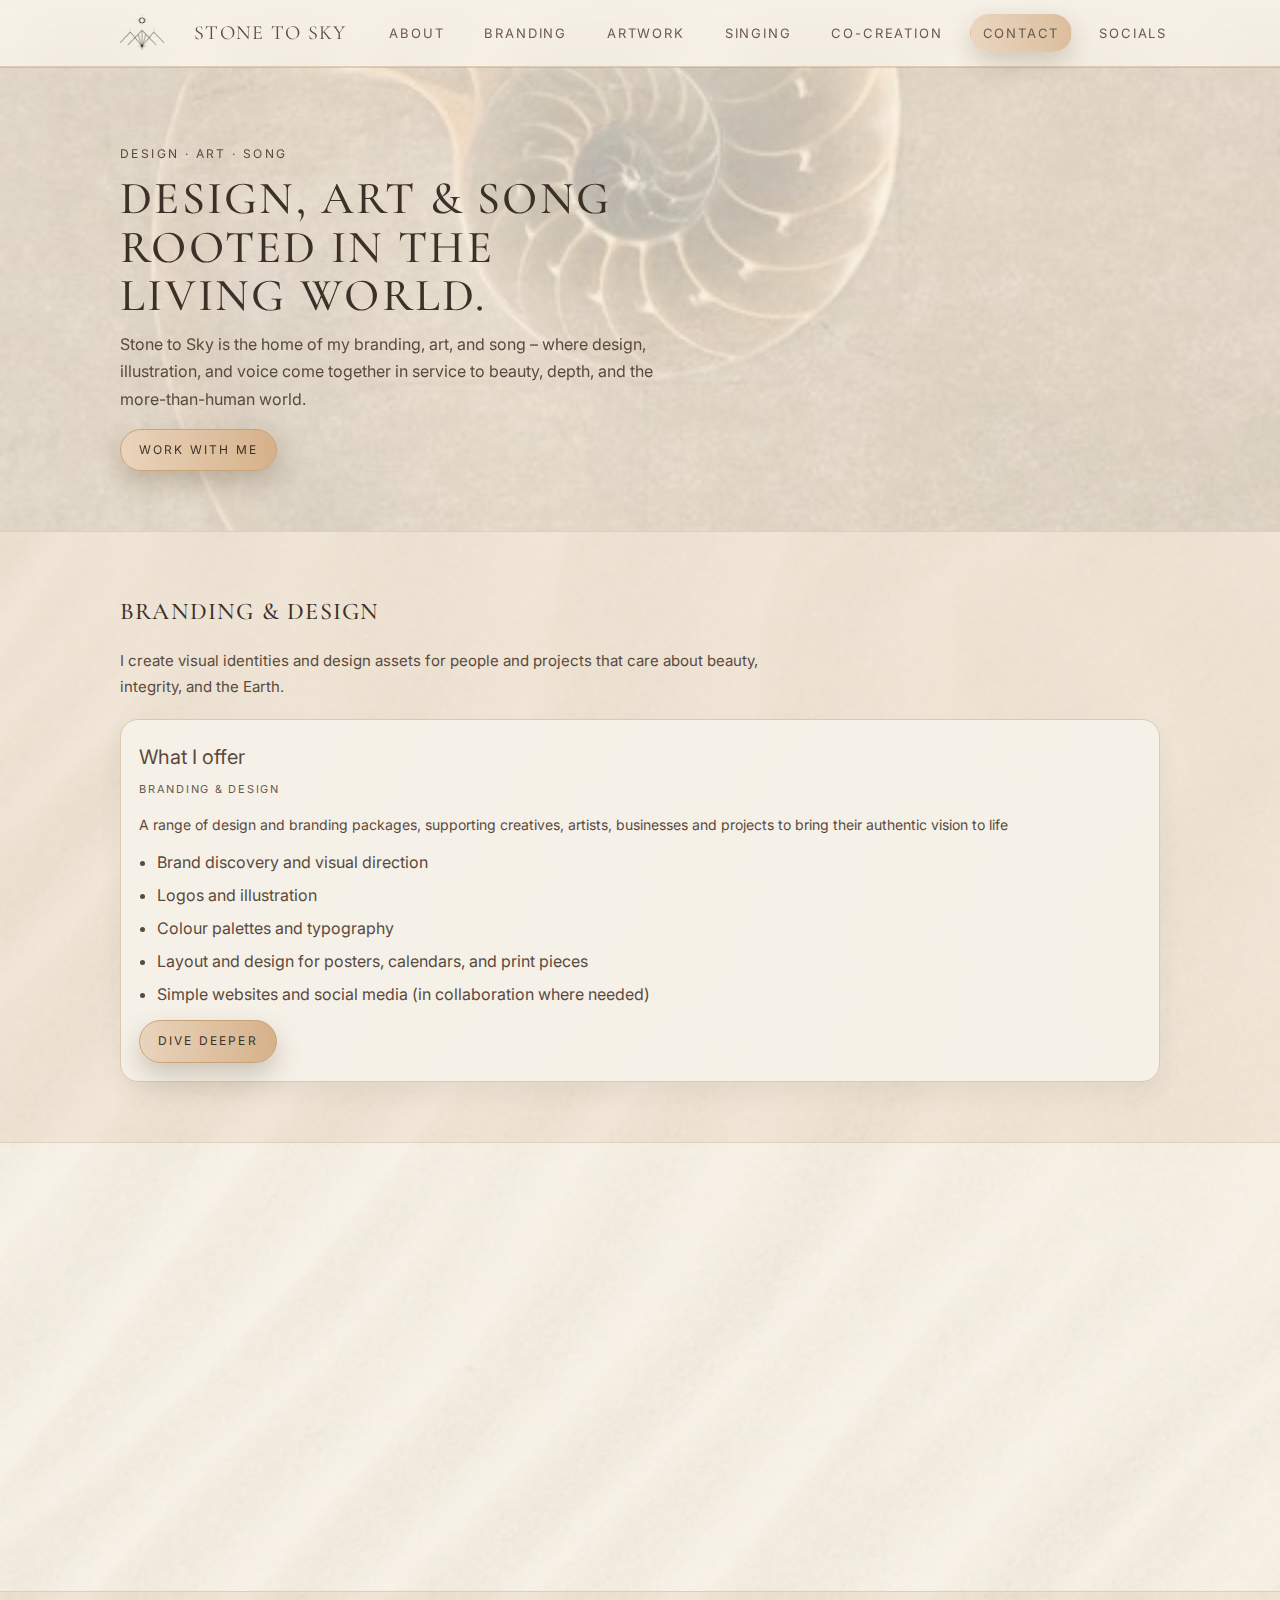
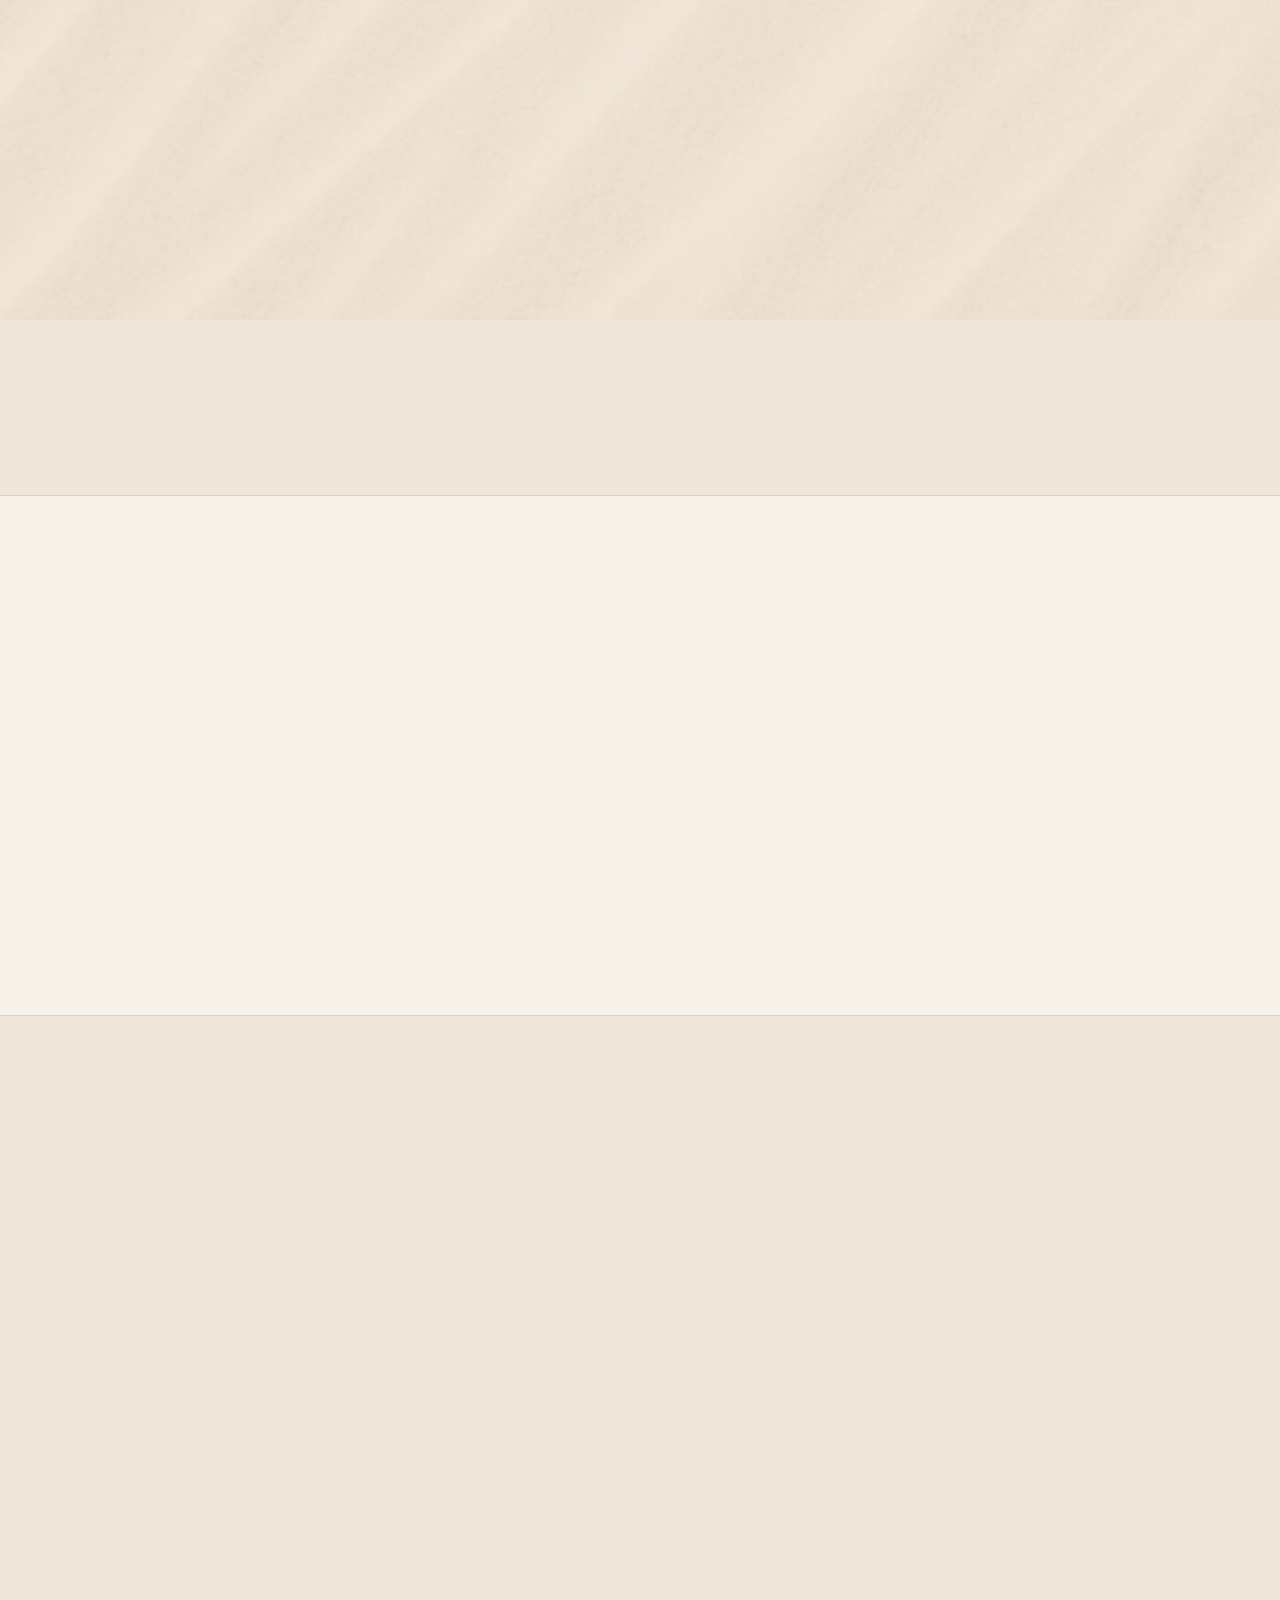
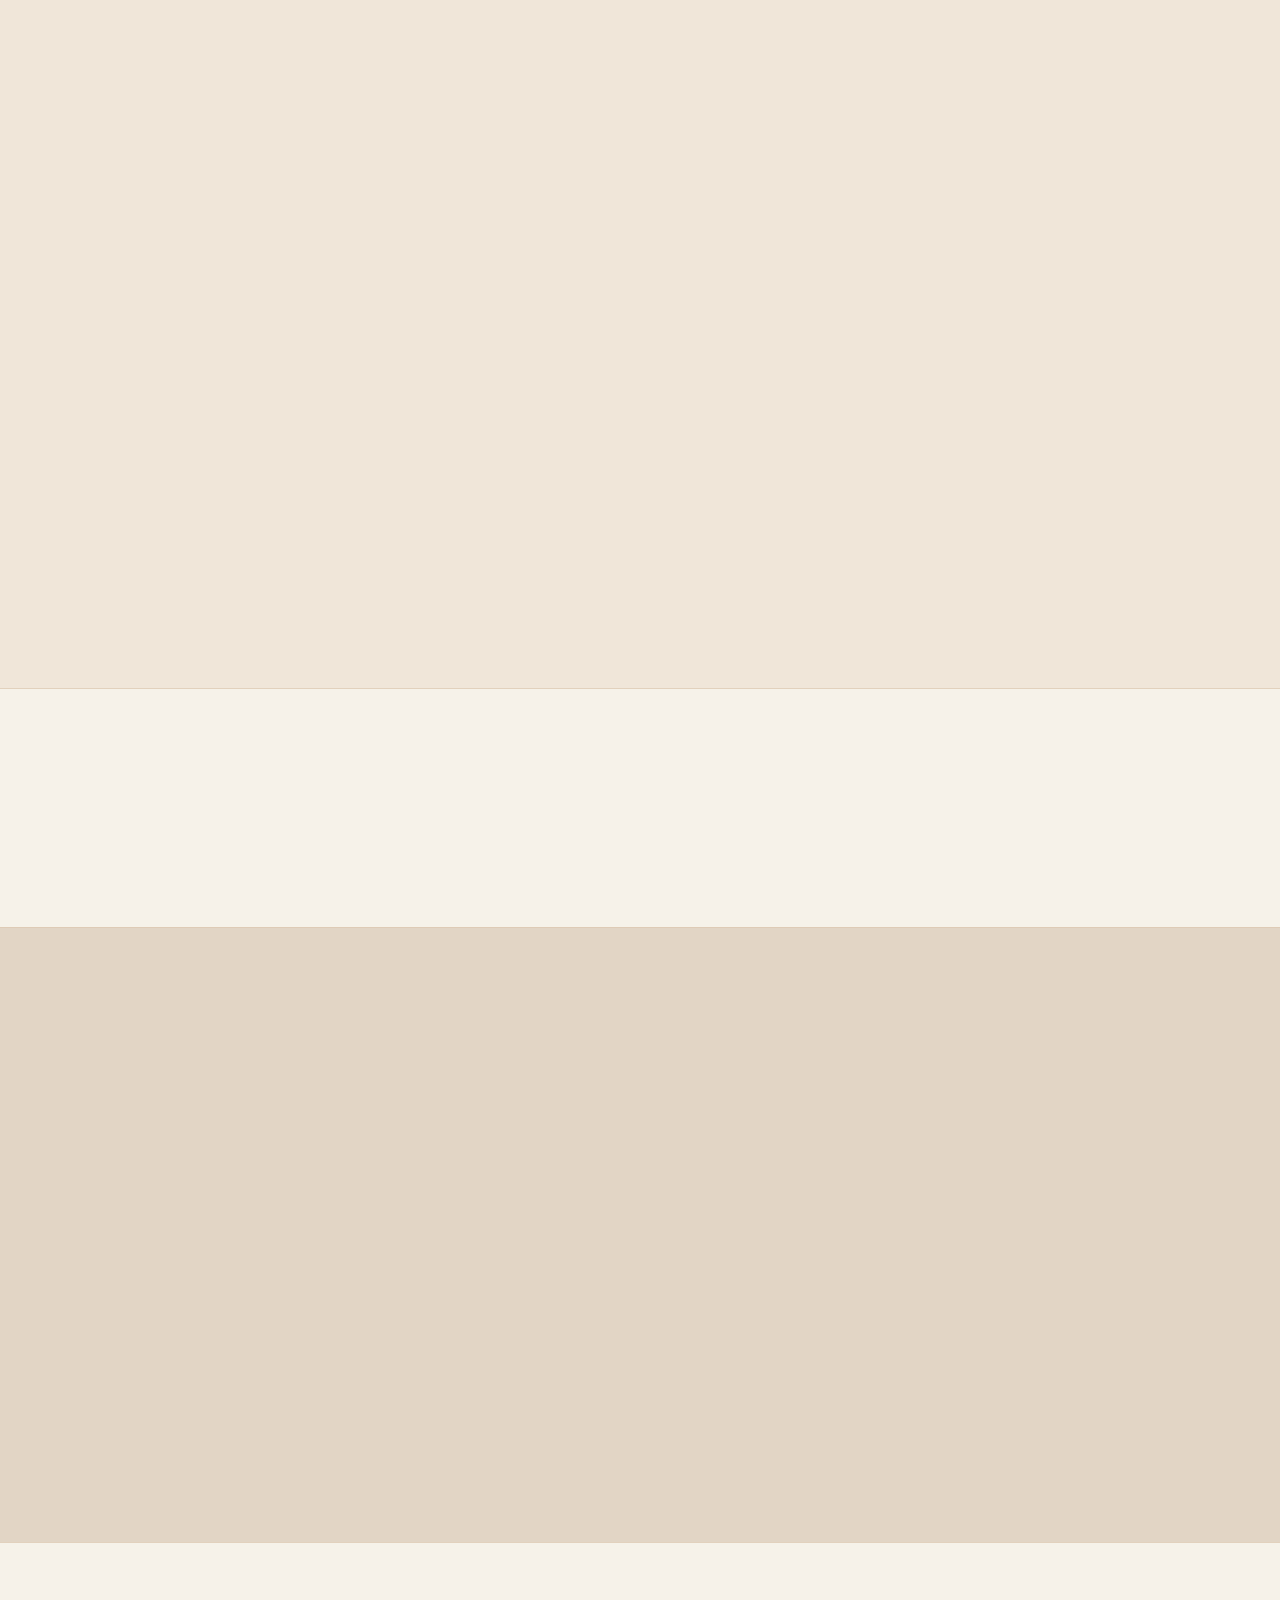
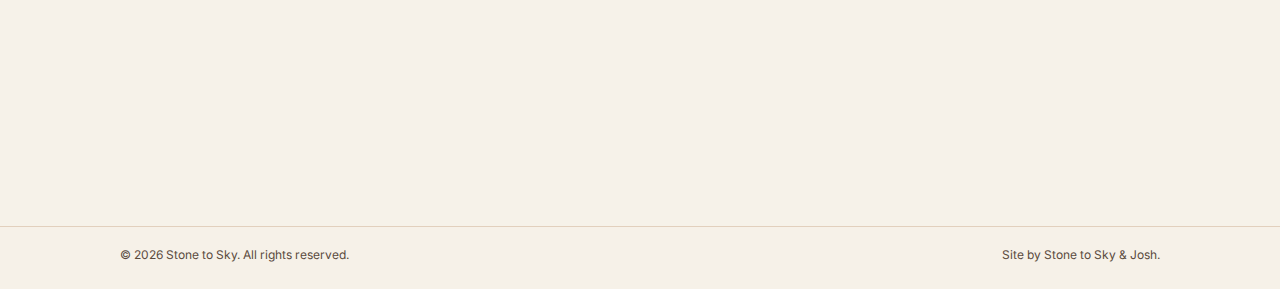
<file: index.html>
<!DOCTYPE html>
<html lang="en-NZ">
<head>
  <meta charset="UTF-8" />
  <title>Stone to Sky – Branding, Artwork & Song | Ōtautahi, Aotearoa</title>

  <!-- Basic SEO -->
  <meta name="viewport" content="width=device-width, initial-scale=1" />
  <meta name="description" content="Stone to Sky is my multi-hyphenate studio for branding, artwork, and song – design, illustration, and facilitation for Aotearoa New Zealand, online nationwide and in person in Auckland, Wellington, Christchurch, Hamilton, Tauranga, and Dunedin." />
  <meta name="keywords" content="Stone to Sky, Brooke Hayley, branding, brand design, illustration, artwork, singer, workshop facilitator, Ōtautahi, Christchurch, Aotearoa, New Zealand, Auckland, Wellington, Hamilton, Tauranga, Dunedin, herbalist branding, retreat branding, soul-led business" />
  <meta name="author" content="Stone to Sky" />
  <meta name="robots" content="index,follow" />
  <link rel="canonical" href="https://stonetosky.nz/" />
  <meta name="google-site-verification" content="WJ7XYfxB7nTGX1GdmfcPOjYn9J0x9iILkaMWA-jognM" />
  <meta name="msvalidate.01" content="E7003005CFADABFC8C5334FED1FFD37D" />

  <!-- Open Graph (Facebook, LinkedIn, etc.) -->
  <meta property="og:type" content="website" />
  <meta property="og:title" content="Stone to Sky – Branding, Artwork & Song" />
  <meta property="og:description" content="Branding, artwork, and song rooted in the living world. Stone to Sky supports soul-led projects, herbalists, artists, healers, retreats and community spaces." />
  <meta property="og:url" content="https://stonetosky.nz/" />
  <meta property="og:site_name" content="Stone to Sky" />
  <meta property="og:image" content="https://stonetosky.nz/assets/images/og-image.jpg" />
  <meta property="og:image:secure_url" content="https://stonetosky.nz/assets/images/og-image.jpg" />
  <meta property="og:image:alt" content="Stone to Sky logo mark with mountain and stars" />
  <meta property="og:image:type" content="image/jpeg" />

  <!-- Twitter / X card -->
  <meta name="twitter:card" content="summary_large_image" />
  <meta name="twitter:title" content="Stone to Sky – Branding, Artwork & Song" />
  <meta name="twitter:description" content="Design, art & song rooted in the living world. Branding and illustration for soul-led projects and Earth-based work." />
  <meta name="twitter:image" content="https://stonetosky.nz/assets/images/og-image.jpg" />

  <!-- Icons -->
  <link rel="icon" type="image/png" href="/assets/images/favicon-512.png" />
  <link rel="apple-touch-icon" href="/assets/images/favicon-512.png" />

  <!-- Structured data for search / AI (JSON-LD) -->
  <script type="application/ld+json">
  {
    "@context": "https://schema.org",
    "@graph": [
      {
        "@type": "Person",
        "@id": "https://stonetosky.nz/#brooke",
        "name": "Brooke Hayley",
        "url": "https://stonetosky.nz/",
        "image": "https://stonetosky.nz/assets/images/og-image.jpg",
        "description": "I’m a designer, artist, singer, and facilitator offering branding, artwork, workshops, and ceremonial song across Aotearoa New Zealand — online nationwide and in person in major centres.",
        "email": "brooke@stonetosky.nz",
        "sameAs": [
          "https://www.instagram.com/stone.to.sky",
          "https://www.facebook.com/stonetoskycreations/"
        ],
        "address": {
          "@type": "PostalAddress",
          "addressLocality": "Ōtautahi / Christchurch",
          "addressRegion": "Canterbury",
          "addressCountry": "NZ"
        },
        "areaServed": [
          {"@type": "Country", "name": "New Zealand"},
          {"@type": "City", "name": "Auckland"},
          {"@type": "City", "name": "Wellington"},
          {"@type": "City", "name": "Ōtautahi / Christchurch"},
          {"@type": "City", "name": "Hamilton"},
          {"@type": "City", "name": "Tauranga"},
          {"@type": "City", "name": "Dunedin"},
          {"@type": "City", "name": "Queenstown"},
          {"@type": "City", "name": "Nelson"},
          {"@type": "City", "name": "New Plymouth"},
          {"@type": "City", "name": "Palmerston North"},
          {"@type": "City", "name": "Rotorua"},
          {"@type": "City", "name": "Whangārei"}
        ],
        "hasOccupation": [
          {"@type": "Occupation", "name": "Brand Designer", "description": "Branding, web and logo design for soulful businesses."},
          {"@type": "Occupation", "name": "Artist & Illustrator", "description": "Artwork, calendars, and Earth-based illustrations."},
          {"@type": "Occupation", "name": "Singer & Facilitator", "description": "Workshops, ceremonies, and group voice work."},
          {"@type": "Occupation", "name": "Creative Collaborator", "description": "Co-creative projects blending design, art, and song."}
        ],
        "hasOfferCatalog": {
          "@type": "OfferCatalog",
          "name": "Stone to Sky Services",
          "itemListElement": [
            {"@type": "Offer", "itemOffered": {"@type": "Service", "name": "Branding & Web Design", "url": "https://stonetosky.nz/branding.html"}},
            {"@type": "Offer", "itemOffered": {"@type": "Service", "name": "Artwork & Illustration", "url": "https://stonetosky.nz/artwork.html"}},
            {"@type": "Offer", "itemOffered": {"@type": "Service", "name": "Singing & Facilitation", "url": "https://stonetosky.nz/singing.html"}},
            {"@type": "Offer", "itemOffered": {"@type": "Service", "name": "Co-creative Projects", "url": "https://stonetosky.nz/#cocreate"}}
          ]
        }
      },
      {
        "@type": "ProfessionalService",
        "name": "Stone to Sky Creative Studio",
        "url": "https://stonetosky.nz/",
        "description": "I offer branding, illustration, singing, facilitation, and Earth-based creative direction from Ōtautahi / Christchurch, serving Aotearoa New Zealand online and in person in key cities.",
        "areaServed": [
          {"@type": "Country", "name": "New Zealand"},
          {"@type": "City", "name": "Auckland"},
          {"@type": "City", "name": "Wellington"},
          {"@type": "City", "name": "Ōtautahi / Christchurch"},
          {"@type": "City", "name": "Hamilton"},
          {"@type": "City", "name": "Tauranga"},
          {"@type": "City", "name": "Dunedin"},
          {"@type": "City", "name": "Queenstown"},
          {"@type": "City", "name": "Nelson"},
          {"@type": "City", "name": "New Plymouth"},
          {"@type": "City", "name": "Palmerston North"},
          {"@type": "City", "name": "Rotorua"},
          {"@type": "City", "name": "Whangārei"}
        ],
        "serviceType": [
          "Branding and visual identity design",
          "Illustration and artwork",
          "Singing and ceremonial facilitation",
          "Co-creative Earth-based projects"
        ],
        "provider": {"@id": "https://stonetosky.nz/#brooke"},
        "sameAs": [
          "https://www.instagram.com/stone.to.sky",
          "https://www.facebook.com/stonetoskycreations/"
        ]
      }
    ]
  }
  </script>

  <!-- Google Fonts -->
  <link rel="preconnect" href="https://fonts.googleapis.com" />
  <link rel="preconnect" href="https://fonts.gstatic.com" crossorigin />
  <link href="https://fonts.googleapis.com/css2?family=Cormorant+Garamond:wght@400;500;600&family=Inter:wght@300;400;500;600&display=swap" rel="stylesheet" />

  <style>
    :root {
      --bg: #f6f1e8;
      --bg-alt: #efe4d6;
      --bg-deep: #e0d2c1;
      --ink: #3c3128;
      --ink-soft: #5a4a3d;
      --accent: #c8a37a;
      --accent-strong: #a1794f;
      --line: #ddc8b1;
      --pill: #f0e3d5;
      --radius-lg: 18px;
      --radius-xl: 28px;
      --shadow-soft: 0 18px 40px rgba(40, 32, 24, 0.1);
    }

    * {
      box-sizing: border-box;
    }

    html {
      scroll-behavior: smooth;
    }

    body {
      margin: 0;
      font-family: 'Inter', system-ui, -apple-system, BlinkMacSystemFont, sans-serif;
      line-height: 1.7;
      color: var(--ink-soft);
      background-color: var(--bg);
      background-image: url('assets/images/sand-background.jpg');
      background-size: cover;
      background-repeat: no-repeat;
      background-attachment: fixed;
      background-position: center top;
      position: relative;
      min-height: 100vh;
      -webkit-font-smoothing: antialiased;
    }

    h1, h2, h3 {
      font-family: 'Cormorant Garamond', serif;
      color: var(--ink);
      margin: 0 0 10px;
      font-weight: 500;
      text-transform: uppercase;
      letter-spacing: 0.05em;
    }

    a {
      color: inherit;
      text-decoration: none;
    }

    img {
      max-width: 100%;
      display: block;
    }

    ul {
      margin: 0 0 12px 18px;
      padding: 0;
    }

    li {
      margin-bottom: 6px;
    }

    .wrap {
      max-width: 1080px;
      margin: 0 auto;
      padding: 0 20px;
    }

    /* Header */
    .site-header {
      position: sticky;
      top: 0;
      z-index: 30;
      backdrop-filter: blur(14px);
      background: linear-gradient(to bottom, rgba(246, 241, 232, 0.96), rgba(246, 241, 232, 0.86));
      border-bottom: 1px solid rgba(221, 200, 177, 0.9);
    }

    .nav {
      display: flex;
      align-items: center;
      justify-content: space-between;
      padding: 12px 0;
      gap: 18px;
    }

    .brand {
      display: flex;
      align-items: center;
      gap: 10px;
    }

    .brand-logo {
      height: 42px;
      width: auto;
      display: block;
    }

    .brand-text {
      display: flex;
      flex-direction: column;
      gap: 2px;
      letter-spacing: 0.08em;
    }

    .brand-title {
      font-size: 20px;
      text-transform: uppercase;
      font-family: 'Cormorant Garamond', serif;
    }

    .nav-links {
      display: flex;
      align-items: center;
      gap: 14px;
      font-size: 13px;
      letter-spacing: 0.14em;
      text-transform: uppercase;
    }

    .nav-links a {
      padding: 7px 12px;
      border-radius: 999px;
      border: 1px solid transparent;
      transition: all 0.15s ease-out;
      opacity: 0.9;
    }

    .nav-links a:hover {
      border-color: var(--line);
      background: rgba(239, 228, 214, 0.9);
      opacity: 1;
    }

    .nav-cta {
      border: 1px solid var(--accent);
      background: linear-gradient(to right, #e9d3bc, #d9b996);
      box-shadow: 0 10px 24px rgba(96, 70, 38, 0.25);
    }

    .menu-toggle {
      display: none;
      flex-direction: column;
      gap: 4px;
      border: 1px solid var(--line);
      background: rgba(246, 241, 232, 0.9);
      border-radius: 10px;
      padding: 8px;
    }

    .menu-toggle span {
      width: 22px;
      height: 2px;
      background: var(--ink);
      display: block;
    }

    /* Hero */
    .hero {
      padding: 76px 0 60px;
      position: relative;
      overflow: hidden;
      background: linear-gradient(0deg, rgba(246, 241, 232, 0.55), rgba(246, 241, 232, 0.5)),
        url('assets/images/spiral-of-life-background.jpg');
      background-size: cover;
      background-position: center;
      background-repeat: no-repeat;
    }

    .hero::before {
      content: "";
      position: absolute;
      inset: -90px -70px auto;
      background: radial-gradient(circle at 20% 0%, rgba(255, 248, 237, 0.75), transparent 60%);
      pointer-events: none;
      transform: translateY(var(--hero-glow-offset, 0px));
      transition: transform 0.2s linear;
      z-index: 0;
    }

    .hero::after {
      content: "";
      position: absolute;
      inset: 0;
      background: linear-gradient(180deg, rgba(246, 241, 232, 0.42), rgba(246, 241, 232, 0.36));
      pointer-events: none;
      z-index: 0;
    }

    .hero-inner {
      position: relative;
      z-index: 1;
      display: grid;
      grid-template-columns: minmax(0, 1.2fr) minmax(0, 1fr);
      gap: 36px;
      align-items: center;
    }

    .hero-eyebrow {
      font-size: 12px;
      letter-spacing: 0.2em;
      text-transform: uppercase;
      color: var(--ink-soft);
      margin-bottom: 10px;
    }

    .hero h1 {
      font-size: clamp(34px, 5vw, 46px);
      line-height: 1.05;
      color: var(--ink);
      margin-bottom: 12px;
    }

    .hero p {
      font-size: 16px;
      margin: 0 0 16px;
    }

    .hero-tags {
      display: flex;
      flex-wrap: wrap;
      gap: 12px;
      margin: 8px 0 18px;
      font-style: italic;
      color: var(--ink);
    }

    .hero-highlight {
      font-size: 15px;
      padding: 0 6px 4px;
      background: linear-gradient(180deg, rgba(240, 227, 213, 0) 0%, rgba(240, 227, 213, 0) 58%, rgba(240, 227, 213, 0.9) 58%, rgba(240, 227, 213, 0.7) 100%);
      border-radius: 6px;
      line-height: 1.5;
    }

    .btn {
      display: inline-flex;
      align-items: center;
      justify-content: center;
      padding: 10px 18px;
      border-radius: 999px;
      border: 1px solid var(--accent);
      background: linear-gradient(to right, #e9d4bc, #d6b18a);
      font-size: 12px;
      letter-spacing: 0.18em;
      text-transform: uppercase;
      color: var(--ink);
      cursor: pointer;
      box-shadow: 0 12px 26px rgba(84, 63, 41, 0.25);
      transition: transform 0.12s ease-out, box-shadow 0.12s ease-out, filter 0.12s ease-out;
    }

    .btn:hover {
      transform: translateY(-1px);
      box-shadow: 0 16px 32px rgba(84, 63, 41, 0.26);
      filter: brightness(1.02);
    }

    .btn:active {
      transform: translateY(0);
      box-shadow: 0 10px 22px rgba(84, 63, 41, 0.22);
    }

    .hero-card {
      background: radial-gradient(circle at 12% 0%, #fff9f2, #efe4d6);
      border-radius: var(--radius-xl);
      padding: 24px;
      border: 1px solid rgba(208, 184, 154, 0.9);
      box-shadow: var(--shadow-soft);
      position: relative;
      overflow: hidden;
    }

    .hero-card::before {
      content: "";
      position: absolute;
      inset: 0;
      background: radial-gradient(circle at 80% 0%, rgba(255, 255, 255, 0.65), transparent 60%);
      pointer-events: none;
    }

    .hero-card-title {
      font-size: 22px;
      margin-bottom: 4px;
    }

    .hero-card-sub {
      font-size: 13px;
      letter-spacing: 0.16em;
      text-transform: uppercase;
      color: var(--ink-soft);
      opacity: 0.9;
      margin-bottom: 14px;
    }

    .hero-card-list {
      list-style: none;
      padding: 0;
      margin: 0;
      font-size: 14px;
    }

    .hero-card-list li {
      display: flex;
      gap: 8px;
      align-items: flex-start;
      margin-bottom: 8px;
    }

    .hero-card-list li::before {
      content: "•";
      font-size: 16px;
      line-height: 1;
      padding-top: 1px;
    }

    /* Sections */
    section {
      padding: 44px 0;
      border-top: 1px solid rgba(221, 200, 177, 0.8);
    }

    section:nth-of-type(odd):not(.hero) {
      background: rgba(246, 241, 232, 0.88);
    }

    section:nth-of-type(even) {
      background: rgba(239, 228, 214, 0.88);
    }

    #branding,
    #artwork,
    #singing,
    #cocreate {
      padding: 60px 0;
    }

    section.deeper {
      background: rgba(224, 210, 193, 0.9);
    }

    .section-heading {
      font-size: 13px;
      letter-spacing: 0.18em;
      text-transform: uppercase;
      color: var(--ink-soft);
      margin-bottom: 6px;
    }

    .section-intro {
      max-width: 640px;
      font-size: 15px;
      margin-bottom: 20px;
    }

    .card-grid {
      display: grid;
      grid-template-columns: repeat(auto-fit, minmax(280px, 1fr));
      gap: 18px;
    }

    .visually-hidden {
      position: absolute;
      width: 1px;
      height: 1px;
      padding: 0;
      margin: -1px;
      overflow: hidden;
      clip: rect(0, 0, 0, 0);
      white-space: nowrap;
      border: 0;
    }

    .service-card {
      background: rgba(246, 241, 232, 0.96);
      border-radius: var(--radius-lg);
      padding: 20px 18px 18px;
      border: 1px solid var(--line);
      box-shadow: 0 12px 24px rgba(60, 49, 40, 0.06);
      transition: transform 0.15s ease-out, box-shadow 0.15s ease-out;
    }

    .service-card:hover {
      transform: translateY(-3px);
      box-shadow: 0 18px 34px rgba(60, 49, 40, 0.1);
    }

    .service-title {
      font-size: 20px;
      margin-bottom: 6px;
    }

    .service-label {
      font-size: 11px;
      text-transform: uppercase;
      letter-spacing: 0.16em;
      color: var(--ink-soft);
      opacity: 0.9;
      margin-bottom: 10px;
    }

    .service-text {
      font-size: 14px;
      margin-bottom: 12px;
    }

    /* Artwork scrollytelling */
    .posters-layout {
      display: grid;
      grid-template-columns: minmax(0, 1.05fr) minmax(0, 0.95fr);
      gap: 24px;
      align-items: flex-start;
    }

    .posters-panels {
      display: flex;
      flex-direction: column;
      gap: 14px;
    }

    .poster-panel {
      border-radius: var(--radius-lg);
      border: 1px solid rgba(210, 187, 158, 0.9);
      padding: 14px 14px 12px;
      background: linear-gradient(135deg, #f7efe3, #ecdac4);
      box-shadow: 0 14px 30px rgba(84, 63, 41, 0.16);
      position: relative;
      overflow: hidden;
      cursor: default;
      transform-origin: center;
      transition: transform 0.18s ease-out, box-shadow 0.18s ease-out;
    }

    .poster-panel:hover {
      transform: translateY(-2px) scale(1.01);
      box-shadow: 0 20px 40px rgba(84, 63, 41, 0.2);
    }

    .poster-tag {
      font-size: 11px;
      letter-spacing: 0.16em;
      text-transform: uppercase;
      margin-bottom: 4px;
      color: var(--ink-soft);
    }

    .poster-title {
      font-size: 19px;
      margin-bottom: 4px;
    }

    .poster-text {
      font-size: 13px;
    }

    .poster-gallery-frame {
      position: relative;
      border-radius: var(--radius-xl);
      border: 1px solid rgba(210, 187, 158, 0.95);
      background: radial-gradient(circle at 20% 0%, #fdf5ea, #dec4a1);
      box-shadow: var(--shadow-soft);
      padding: 20px 18px 18px;
      min-height: 260px;
      overflow: hidden;
    }

    .poster-gallery-label {
      font-size: 11px;
      letter-spacing: 0.16em;
      text-transform: uppercase;
      color: var(--ink-soft);
      margin-bottom: 8px;
    }

    .poster-gallery-stage {
      position: relative;
      height: 220px;
    }

    .poster-image-placeholder {
      position: absolute;
      inset: 0;
      margin: auto;
      max-width: 82%;
      border-radius: 18px;
      border: 1px solid rgba(198, 171, 142, 0.9);
      background: linear-gradient(145deg, #f6ede0, #d8c1a5);
      display: flex;
      align-items: center;
      justify-content: center;
      padding: 14px;
      text-align: center;
      font-family: 'Cormorant Garamond', serif;
      font-size: 16px;
      color: var(--ink-soft);
      opacity: 0;
      transform: translateY(10px);
      transition: opacity 0.4s ease-out, transform 0.4s ease-out;
    }

    .poster-image-placeholder.is-active {
      opacity: 1;
      transform: translateY(0);
    }

    /* About */
    .about-layout {
      display: grid;
      grid-template-columns: minmax(0, 1.08fr) minmax(0, 0.92fr);
      gap: 26px;
      align-items: flex-start;
    }

    .about-sticky {
      position: sticky;
      top: 110px;
      align-self: flex-start;
      display: grid;
      gap: 14px;
    }

    .about-note {
      font-size: 14px;
      margin: 0;
    }

    .about-box {
      background: rgba(247, 239, 229, 0.9);
      padding: 20px 18px;
      border-radius: var(--radius-lg);
      border: 1px solid var(--line);
      font-size: 13px;
      box-shadow: 0 12px 24px rgba(60, 49, 40, 0.06);
    }

    .small-heading {
      font-size: 11px;
      letter-spacing: 0.16em;
      text-transform: uppercase;
      color: var(--ink-soft);
      margin-bottom: 6px;
    }

    /* FAQ */
    .faq-panel {
      margin-top: 16px;
      border: 1px solid var(--line);
      border-radius: var(--radius-lg);
      background: linear-gradient(135deg, rgba(241, 223, 199, 0.35), rgba(244, 235, 226, 0.6));
      overflow: hidden;
      box-shadow: 0 10px 30px rgba(75, 43, 22, 0.06);
    }

    .faq-toggle {
      width: 100%;
      text-align: left;
      background: transparent;
      border: none;
      padding: 1.2rem 1.1rem;
      font-size: 1rem;
      font-weight: 700;
      color: var(--ink);
      display: flex;
      align-items: center;
      justify-content: space-between;
      gap: 0.75rem;
      cursor: pointer;
    }

    .faq-toggle:hover {
      background: rgba(233, 216, 198, 0.4);
    }

    .faq-toggle .faq-icon {
      width: 24px;
      height: 24px;
      border-radius: 999px;
      border: 1px solid var(--line);
      display: inline-flex;
      align-items: center;
      justify-content: center;
      font-size: 1.1rem;
      color: var(--accent-strong);
      background: #fffaf4;
      transition: transform 0.2s ease, background 0.2s ease, color 0.2s ease;
    }

    .faq-panel.open .faq-toggle .faq-icon {
      transform: rotate(45deg);
      background: rgba(123, 75, 42, 0.06);
      color: var(--accent);
    }

    .faq-list {
      border-top: 1px solid var(--line);
      padding: 1rem 1.1rem 1.2rem;
    }

    .faq-item + .faq-item {
      margin-top: 1rem;
      padding-top: 1rem;
      border-top: 1px solid var(--line);
    }

    .faq-item h3 {
      font-size: 1rem;
      margin-bottom: 0.45rem;
    }

    .faq-item p {
      color: var(--ink-soft);
      margin: 0;
      font-size: 14px;
    }

    /* Contact & social */
    .contact-card {
      background: rgba(246, 241, 232, 0.96);
      border-radius: var(--radius-xl);
      padding: 22px 20px 20px;
      border: 1px solid rgba(212, 188, 160, 0.9);
      box-shadow: var(--shadow-soft);
    }

    .contact-grid {
      display: grid;
      grid-template-columns: minmax(0, 1.1fr) minmax(0, 0.9fr);
      gap: 20px;
      align-items: flex-start;
    }

    .contact-card label {
      display: block;
      font-size: 13px;
      margin-bottom: 4px;
      color: var(--ink-soft);
    }

    .contact-card input,
    .contact-card textarea {
      width: 100%;
      font-family: inherit;
      font-size: 14px;
      padding: 9px 10px;
      margin-bottom: 12px;
      border-radius: 10px;
      border: 1px solid var(--line);
      background: rgba(252, 247, 240, 0.9);
      outline: none;
      transition: border-color 0.12s ease-out, box-shadow 0.12s ease-out;
    }

    .contact-card input:focus,
    .contact-card textarea:focus {
      border-color: var(--accent);
      box-shadow: 0 0 0 1px rgba(200, 163, 122, 0.5);
    }

    .contact-card textarea {
      min-height: 120px;
      resize: vertical;
    }

    .btn-outline {
      display: inline-flex;
      align-items: center;
      justify-content: center;
      padding: 9px 16px;
      border-radius: 999px;
      border: 1px solid var(--accent-strong);
      background: transparent;
      font-size: 12px;
      letter-spacing: 0.18em;
      text-transform: uppercase;
      color: var(--ink);
      gap: 8px;
      transition: background 0.15s ease-out, color 0.15s ease-out, box-shadow 0.12s ease-out;
    }

    .btn-outline:hover {
      background: rgba(233, 212, 188, 0.4);
      box-shadow: 0 10px 24px rgba(96, 70, 38, 0.15);
    }

    .contact-meta {
      font-size: 14px;
      color: var(--ink-soft);
    }

    .contact-meta a {
      text-decoration: underline;
      text-underline-offset: 3px;
    }

    .social-grid {
      display: grid;
      grid-template-columns: repeat(auto-fit, minmax(240px, 1fr));
      gap: 12px;
    }

    /* Footer */
    footer {
      padding: 18px 0 24px;
      border-top: 1px solid rgba(221, 200, 177, 0.8);
      font-size: 12px;
      color: var(--ink-soft);
      background: var(--bg);
    }

    footer .footer-inner {
      display: flex;
      flex-wrap: wrap;
      gap: 10px;
      justify-content: space-between;
      align-items: center;
    }

    /* Animations */
    [data-animate],
    .reveal-on-scroll {
      opacity: 0;
      transform: translateY(24px);
      transition: opacity 0.6s ease-out, transform 0.6s ease-out;
    }

    [data-animate].is-visible,
    .reveal-on-scroll.is-visible {
      opacity: 1;
      transform: translateY(0);
    }

    [data-animate="fade-up-delayed"],
    .reveal-on-scroll.delay-1 {
      transition-delay: 0.2s;
    }

    /* Responsive */
    @media (max-width: 900px) {
      .hero-inner,
      .posters-layout,
      .about-layout,
      .contact-grid {
        grid-template-columns: minmax(0, 1fr);
      }

      .about-sticky {
        position: static;
        top: auto;
      }
    }

    @media (max-width: 760px) {
      .nav {
        flex-wrap: wrap;
        gap: 12px;
      }

      .nav-links {
        width: 100%;
        justify-content: flex-start;
        flex-wrap: wrap;
        display: none;
      }

      .nav-links.open {
        display: flex;
      }

      .menu-toggle {
        display: flex;
      }
    }

    @media (max-width: 520px) {
      .hero {
        padding-top: 54px;
      }

      .hero-card {
        border-radius: 22px;
      }
    }
  </style>
</head>
<body>
  <header class="site-header">
    <div class="wrap nav">
      <a href="#top" class="brand" aria-label="Stone to Sky home">
        <img src="/assets/images/logo-stone-to-sky.png" alt="Stone to Sky logo" class="brand-logo" />
        <div class="brand-text">
          <span class="brand-title">Stone to Sky</span>
        </div>
      </a>

      <button class="menu-toggle" aria-label="Toggle navigation" aria-expanded="false">
        <span></span>
        <span></span>
        <span></span>
      </button>

      <nav class="nav-links" aria-label="Main navigation">
        <a href="#about">About</a>
        <a href="#branding">Branding</a>
        <a href="#artwork">Artwork</a>
        <a href="#singing">Singing</a>
        <a href="#cocreate">Co-creation</a>
        <a href="#contact" class="nav-cta">Contact</a>
        <a href="#social">Socials</a>
      </nav>
    </div>
  </header>

  <main id="top">
    <section class="hero">
      <div class="wrap">
        <div class="hero-inner reveal-on-scroll" data-animate="fade-up">
          <div>
            <div class="hero-eyebrow">Design · Art · Song</div>
            <h1>Design, art &amp; song rooted in the living world.</h1>
            <p>Stone to Sky is the home of my branding, art, and song – where design, illustration, and voice come together in service to beauty, depth, and the more-than-human world.</p>
            <a class="btn" href="#contact">Work With Me</a>
          </div>
        </div>
      </div>
    </section>

    <section id="branding" class="alt sand-section">
      <div class="wrap">
        <h2 class="reveal-on-scroll" data-animate="fade-up-delayed">Branding &amp; Design</h2>
        <p class="section-intro reveal-on-scroll delay-1" data-animate="fade-up-delayed">I create visual identities and design assets for people and projects that care about beauty, integrity, and the Earth.</p>

        <div class="card-grid">
          <div class="service-card reveal-on-scroll" data-animate="fade-up">
            <div class="service-title">What I offer</div>
            <div class="service-label">Branding &amp; Design</div>
            <p class="service-text">A range of design and branding packages, supporting creatives, artists, businesses and projects to bring their authentic vision to life</p>
            <ul>
              <li>Brand discovery and visual direction</li>
              <li>Logos and illustration</li>
              <li>Colour palettes and typography</li>
              <li>Layout and design for posters, calendars, and print pieces</li>
              <li>Simple websites and social media (in collaboration where needed)</li>
            </ul>
            <a class="btn" href="branding.html">Dive Deeper</a>
          </div>
        </div>

        <p class="visually-hidden">Ideal for soul-led projects where design, art, and song come together in service to beauty, depth, and the more-than-human world, including branding, illustration, and earth-based design.</p>
      </div>
    </section>

    <section id="artwork" class="sand-section">
      <div class="wrap">
        <h2 class="reveal-on-scroll" data-animate="fade-up-delayed">Artwork &amp; Illustration</h2>
        <p class="section-intro reveal-on-scroll delay-1" data-animate="fade-up-delayed">My artwork reflects an intimate relationship with nature, the body and the subtle world</p>

        <p class="section-intro reveal-on-scroll delay-1" data-animate="fade-up-delayed" style="margin-top:18px;">I create:</p>
        <ul class="reveal-on-scroll" data-animate="fade-up-delayed">
          <li>Original pieces and illustrated collections</li>
          <li>Seasonal calendars and lunar maps</li>
          <li>Botanical and symbolic illustrations</li>
          <li>Custom pieces for homes, books, and spaces</li>
        </ul>
        <a class="btn reveal-on-scroll delay-1" href="artwork.html" data-animate="fade-up-delayed">Browse Artwork</a>
      </div>
    </section>

    <section id="singing" class="alt sand-section">
      <div class="wrap">
        <h2 class="reveal-on-scroll" data-animate="fade-up-delayed">Singing &amp; Facilitation</h2>
        <p class="section-intro reveal-on-scroll delay-1" data-animate="fade-up-delayed">My voice work lives in circles, ceremonies, and small gatherings where people come to soften, listen, and reconnect.</p>

        <div class="card-grid">
          <div class="service-card reveal-on-scroll" data-animate="fade-up">
            <div class="service-title">I offer</div>
            <div class="service-label">Singing &amp; Facilitation</div>
            <ul>
              <li>Singing and sound in ceremony and ritual spaces</li>
              <li>Co-facilitation of retreats and workshops</li>
              <li>Gentle guided practices that weave song, presence, and grounding</li>
            </ul>
            <a class="btn" href="singing.html">Sing With Me</a>
          </div>
        </div>
      </div>
    </section>

    <section id="cocreate" class="sand-section">
      <div class="wrap">
        <h2 class="reveal-on-scroll" data-animate="fade-up-delayed">Co-Creative Projects</h2>
        <p class="section-intro reveal-on-scroll delay-1" data-animate="fade-up-delayed">Some of the most alive work happens in the overlap – where design, art, and song come together around a shared intention.</p>
        <p class="reveal-on-scroll" data-animate="fade-up">I’m open to collaboration on:</p>
        <ul class="reveal-on-scroll" data-animate="fade-up">
          <li>Visual worlds and storytelling for creative projects</li>
          <li>Offerings that blend artwork, song, and ritual</li>
          <li>Seasonal and Earth-based projects that need both design and facilitation</li>
          <li>Quiet, long-term creative partnerships with aligned people and places</li>
        </ul>
        <p class="reveal-on-scroll" data-animate="fade-up">If you feel a resonance, you’re welcome to write and share the seed of your idea.</p>
        <p class="reveal-on-scroll" data-animate="fade-up"><a href="#contact">Share a project idea &raquo;</a></p>
      </div>
    </section>

    <section id="about" class="alt">
      <div class="wrap">
        <div class="section-heading" data-animate="fade-up">About</div>
        <h2 data-animate="fade-up-delayed">About Me</h2>
        <div class="about-layout">
          <div class="about-sticky" data-animate="fade-up">
            <p class="about-note">I’m a designer, artist, singer, and facilitator based in Ōtautahi / Christchurch, working with clients and communities across Aotearoa New Zealand. My work moves between worlds — digital and natural, creative and ceremonial, personal and collective — held by a steady devotion to beauty, clarity, and the rhythms of the Earth.</p>
            <p class="about-note">At the heart of my practice is a simple intention:<br />
              to help people create offerings, spaces, and stories that feel alive, grounded, and true.</p>

            <p class="about-note"><strong>What I weave</strong></p>
            <p class="about-note">My work rests on three strands that continually inform one another:</p>
            <ul>
              <li>Branding &amp; design for soul-led projects, small businesses, and community ventures</li>
              <li>Artwork &amp; illustration that honour the seasons, the land, and the subtle intelligence of nature</li>
              <li>Singing &amp; facilitation in circles, retreats, and ceremonial spaces</li>
            </ul>
            <p class="about-note">Stone to Sky is where these threads meet — a home for design and creativity shaped with presence, earth-conscious values, and an eye for the sacred woven into the everyday.</p>

            <p class="about-note"><strong>My deeper roots</strong></p>
            <p class="about-note">Beyond my creative work, I’m a ceremonial facilitator, earth keeper, and student of the sacred medicine paths. My connection with nature runs through everything I create. I tend gardens as living temples, learn from plants as teachers, and carry songs from traditions that have guided my own healing.</p>
            <p class="about-note">My musical offerings — voice, guitar, drum, and ethereal soundscapes — share stories from my journey of opening, remembering, and learning from the elements and the plant world. I’ve sung with Ora.Vida.Life, contributed to sound-healing projects around Aotearoa, supported retreats as a ceremonial musician, and offered backing vocals for other artists.</p>

            <p class="about-note"><strong>What guides me</strong></p>
            <p class="about-note">My work is grounded in service:<br />
              to the land, to the beauty way, and to the creative spark that moves through all things.<br />
              I create spaces, visually and energetically, where people can slow down, reconnect, and remember their inherent relationship with nature and their own expression.</p>
            <p class="about-note">My allies are the trees.<br />
              My teachers are the plants.<br />
              My devotion is to life, in all its visible and invisible forms.</p>
          </div>

          <aside class="about-box" data-animate="fade-up-delayed">
            <div class="small-heading">Inspiration</div>
            <p style="margin:0; color:var(--ink-soft);">“There is a creative flame that has burned and flourished throughout my life. It’s taken many forms and continues to evolve as I do. My work is a devoted prayer to the Earth, to beauty, and to the cycles that hold us.”</p>
          </aside>
        </div>
      </div>
    </section>

    <section id="faq">
      <div class="wrap">
        <div class="section-heading" data-animate="fade-up">FAQ</div>
        <h2 data-animate="fade-up-delayed">Frequently asked questions</h2>

        <div class="faq-panel" data-animate="fade-up">
          <button class="faq-toggle" aria-expanded="false" aria-controls="faq-list">
            <span>View frequently asked questions</span>
            <span class="faq-icon" aria-hidden="true">+</span>
          </button>
          <div class="faq-list" id="faq-list" role="list" hidden>
            <div class="faq-item" role="listitem">
              <h3>What kinds of projects do you take on?</h3>
              <p>Branding, illustration, and simple websites for soul-led businesses, plus vocal sessions and facilitation for retreats, gatherings, and community spaces.</p>
            </div>

            <div class="faq-item" role="listitem">
              <h3>Do you work with clients outside Christchurch?</h3>
              <p>Yes. Most creative projects happen online with clear check-ins. Travel within New Zealand and Australia can be arranged for facilitation, filming, or key project moments.</p>
            </div>

            <div class="faq-item" role="listitem">
              <h3>Can branding, illustration, and web design be bundled together?</h3>
              <p>Yes. Many clients mix offerings—brand identity, art, and a simple website—to create a cohesive visual world from start to finish.</p>
            </div>

            <div class="faq-item" role="listitem">
              <h3>Do you offer one-on-one voice or creativity sessions?</h3>
              <p>Yes. I hold gentle sessions focused on nervous-system safety, vocal expression, and reconnecting with your natural voice.</p>
            </div>

            <div class="faq-item" role="listitem">
              <h3>Can you support my retreat or workshop?</h3>
              <p>I offer group singing, ceremony support, and visual design for event materials. Each space is shaped around the group’s intention and capacity.</p>
            </div>

            <div class="faq-item" role="listitem">
              <h3>How do you price your creative work?</h3>
              <p>Projects are quoted based on depth and scope. Branding and web packages are tiered; artworks and illustrations are priced individually. Payment plans are available. If there's resonance, I want to work with you!</p>
            </div>

            <div class="faq-item" role="listitem">
              <h3>What style of brands do you work best with?</h3>
              <p>Earth-based, soulful, nature-aligned projects—herbalists, facilitators, artists, wellness practitioners, and community-led ventures.</p>
            </div>

            <div class="faq-item" role="listitem">
              <h3>Can you create custom illustrations or artwork for my project?</h3>
              <p>Yes. I design one-off illustrations, botanical drawings, and symbolic pieces for brands, websites, packaging, and personal commissions.</p>
            </div>

            <div class="faq-item" role="listitem">
              <h3>How does the collaboration process work?</h3>
              <p>We start with a call to confirm alignment, then move through discovery, concepts, and refinement with clear milestones and shared folders to keep everything organised.</p>
            </div>

            <div class="faq-item" role="listitem">
              <h3>Can you help if I’m still clarifying my idea or offering?</h3>
              <p>Absolutely. Many clients come with a seed of an idea. I help shape language, visuals, and structure so your offering feels grounded, coherent, and true to you.</p>
            </div>
          </div>
        </div>
      </div>
    </section>

    <section id="contact" class="deeper">
      <div class="wrap">
        <div class="section-heading" data-animate="fade-up">Contact</div>
        <h2 data-animate="fade-up-delayed">Contact</h2>
        <p class="section-intro" data-animate="fade-up-delayed">You can reach me directly via email.</p>

        <div class="contact-grid">
          <div class="contact-card" data-animate="fade-up">
            <form action="mailto:brooke@stonetosky.nz" method="post" enctype="text/plain">
              <label for="name">Name</label>
              <input id="name" name="name" type="text" placeholder="Your name" required />

              <label for="email">Email</label>
              <input id="email" name="email" type="email" placeholder="you@example.com" required />

              <label for="project">What would you like support with?</label>
              <textarea id="project" name="project" placeholder="A few lines about your project, timing, and what you’re hoping for."></textarea>

              <button type="submit" class="btn">Send enquiry</button>
            </form>
          </div>

          <div class="contact-meta" data-animate="fade-up-delayed">
            <p><strong>Email:</strong> <a href="mailto:brooke@stonetosky.nz">brooke@stonetosky.nz</a></p>
            <p><strong>Location:</strong> Ōtautahi / Christchurch, Aotearoa New Zealand</p>
            <p>When you write, you’re welcome to share what you’re dreaming of or needing support with, which strand you’re most drawn to (branding, artwork, singing, or a mix), and any timelines or key dates.</p>
          </div>
        </div>
      </div>
    </section>

    <section id="social">
      <div class="wrap">
        <div class="section-heading" data-animate="fade-up">Social</div>
        <h2 data-animate="fade-up-delayed">See more of my work</h2>
        <p class="section-intro" data-animate="fade-up-delayed">For current pieces, branding projects, reels, and glimpses behind the scenes, you can find me on Instagram and Facebook.</p>

        <div class="social-grid" data-animate="fade-up">
          <a class="btn-outline" href="https://www.instagram.com/stone.to.sky" target="_blank" rel="noopener">Instagram</a>
          <a class="btn-outline" href="https://www.facebook.com/stonetoskycreations/" target="_blank" rel="noopener">Facebook</a>
        </div>
      </div>
    </section>
  </main>

  <footer>
    <div class="wrap footer-inner">
      <div>&copy; <span id="year"></span> Stone to Sky. All rights reserved.</div>
      <div>Site by Stone to Sky &amp; Josh.</div>
    </div>
  </footer>

  <script>
    // Mobile nav toggle
    const menuToggle = document.querySelector('.menu-toggle');
    const navLinks = document.querySelector('.nav-links');

    if (menuToggle && navLinks) {
      menuToggle.addEventListener('click', () => {
        const isOpen = navLinks.classList.toggle('open');
        menuToggle.setAttribute('aria-expanded', String(isOpen));
      });

      navLinks.addEventListener('click', (e) => {
        if (e.target.tagName.toLowerCase() === 'a') {
          navLinks.classList.remove('open');
          menuToggle.setAttribute('aria-expanded', 'false');
        }
      });
    }

    // FAQ dropdown toggle
    const faqToggle = document.querySelector('.faq-toggle');
    const faqList = document.getElementById('faq-list');
    const faqPanel = document.querySelector('.faq-panel');

    if (faqToggle && faqList && faqPanel) {
      faqToggle.addEventListener('click', () => {
        const expanded = faqToggle.getAttribute('aria-expanded') === 'true';
        const nextState = !expanded;

        faqToggle.setAttribute('aria-expanded', String(nextState));
        faqList.hidden = !nextState;
        faqPanel.classList.toggle('open', nextState);
        faqToggle.querySelector('.faq-icon').textContent = nextState ? '–' : '+';
      });
    }

    // Current year in footer
    const yearEl = document.getElementById('year');
    if (yearEl) {
      yearEl.textContent = new Date().getFullYear();
    }

    // Scroll reveal using IntersectionObserver
    const animated = document.querySelectorAll('[data-animate], .reveal-on-scroll');
    const observer = new IntersectionObserver((entries) => {
      entries.forEach((entry) => {
        if (entry.isIntersecting) {
          entry.target.classList.add('is-visible');
          observer.unobserve(entry.target);
        }
      });
    }, { threshold: 0.2 });

    animated.forEach((el) => observer.observe(el));

    // Artwork scrollytelling
    const posterPanels = document.querySelectorAll('.poster-panel');
    const posterImages = document.querySelectorAll('[data-poster-image]');

    function setActivePoster(id) {
      posterImages.forEach((img) => {
        img.classList.toggle('is-active', img.getAttribute('data-poster-image') === id);
      });
    }

    posterPanels.forEach((panel) => {
      panel.addEventListener('mouseenter', () => {
        const id = panel.getAttribute('data-poster');
        if (id) setActivePoster(id);
      });
    });

    const posterObserver = new IntersectionObserver((entries) => {
      entries.forEach((entry) => {
        if (entry.isIntersecting) {
          const id = entry.target.getAttribute('data-poster');
          if (id) setActivePoster(id);
        }
      });
    }, { threshold: 0.5 });

    posterPanels.forEach((panel) => posterObserver.observe(panel));

    // Hero glow parallax
    window.addEventListener('scroll', () => {
      const y = window.scrollY || window.pageYOffset;
      const offset = Math.min(40, y * 0.05);
      const heroSection = document.querySelector('.hero');
      if (heroSection) {
        heroSection.style.setProperty('--hero-glow-offset', offset + 'px');
      }
    });
  </script>

  <!-- FAQPage structured data for AI Overviews -->
  <script type="application/ld+json">
  {
    "@context": "https://schema.org",
    "@type": "FAQPage",
    "mainEntity": [
      {
        "@type": "Question",
        "name": "What kinds of projects do you take on?",
        "acceptedAnswer": {
          "@type": "Answer",
          "text": "Branding, illustration, and simple websites for soul-led businesses, plus vocal sessions and facilitation for retreats, gatherings, and community spaces."
        }
      },
      {
        "@type": "Question",
        "name": "Do you work with clients outside Christchurch?",
        "acceptedAnswer": {
          "@type": "Answer",
          "text": "Yes. Most creative projects happen online with clear check-ins. Travel within New Zealand and Australia can be arranged for facilitation, filming, or key project moments."
        }
      },
      {
        "@type": "Question",
        "name": "Can branding, illustration, and web design be bundled together?",
        "acceptedAnswer": {
          "@type": "Answer",
          "text": "Yes. Many clients mix offerings—brand identity, art, and a simple website—to create a cohesive visual world from start to finish."
        }
      },
      {
        "@type": "Question",
        "name": "Do you offer one-on-one voice or creativity sessions?",
        "acceptedAnswer": {
          "@type": "Answer",
          "text": "Yes. I hold gentle sessions focused on nervous-system safety, vocal expression, and reconnecting with your natural voice."
        }
      },
      {
        "@type": "Question",
        "name": "Can you support my retreat or workshop?",
        "acceptedAnswer": {
          "@type": "Answer",
          "text": "I offer group singing, ceremony support, and visual design for event materials. Each space is shaped around the group’s intention and capacity."
        }
      },
      {
        "@type": "Question",
        "name": "How do you price your creative work?",
        "acceptedAnswer": {
          "@type": "Answer",
          "text": "Projects are quoted based on depth and scope. Branding and web packages are tiered; artworks and illustrations are priced individually. Payment plans are available. If there's resonance, I want to work with you!"
        }
      },
      {
        "@type": "Question",
        "name": "What style of brands do you work best with?",
        "acceptedAnswer": {
          "@type": "Answer",
          "text": "Earth-based, soulful, nature-aligned projects—herbalists, facilitators, artists, wellness practitioners, and community-led ventures."
        }
      },
      {
        "@type": "Question",
        "name": "Can you create custom illustrations or artwork for my project?",
        "acceptedAnswer": {
          "@type": "Answer",
          "text": "Yes. I design one-off illustrations, botanical drawings, and symbolic pieces for brands, websites, packaging, and personal commissions."
        }
      },
      {
        "@type": "Question",
        "name": "How does the collaboration process work?",
        "acceptedAnswer": {
          "@type": "Answer",
          "text": "We start with a call to confirm alignment, then move through discovery, concepts, and refinement with clear milestones and shared folders to keep everything organised."
        }
      },
      {
        "@type": "Question",
        "name": "Can you help if I’m still clarifying my idea or offering?",
        "acceptedAnswer": {
          "@type": "Answer",
          "text": "Absolutely. Many clients come with a seed of an idea. I help shape language, visuals, and structure so your offering feels grounded, coherent, and true to you."
        }
      }
    ]
  }
  </script>
</body>
</html>
</file>
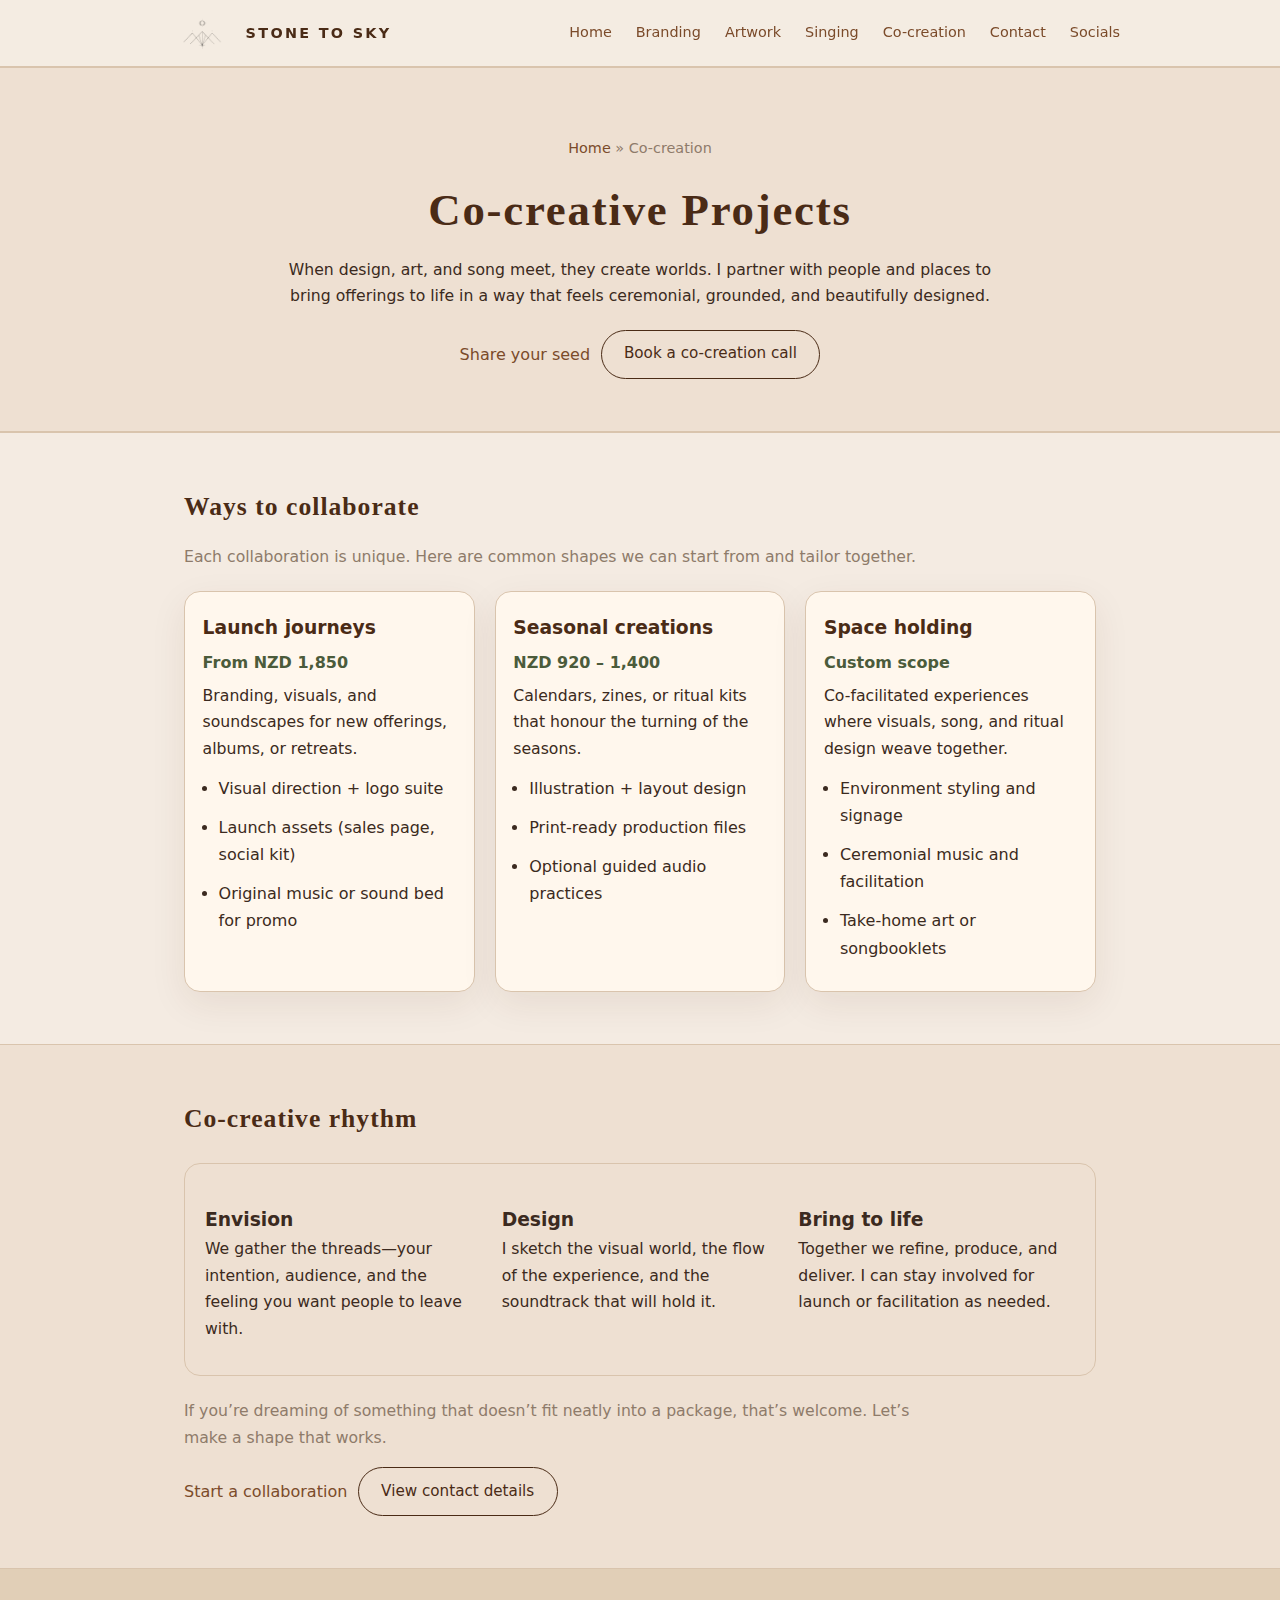
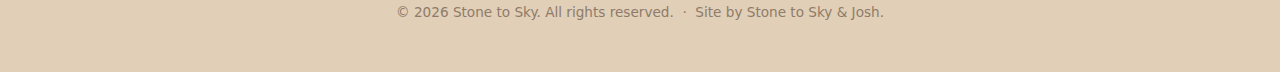
<file: cocreate.html>
<!DOCTYPE html>
<html lang="en-NZ">
<head>
  <meta charset="UTF-8" />
  <title>Co-creative Projects | Stone to Sky</title>
  <meta name="viewport" content="width=device-width, initial-scale=1" />
  <meta name="description" content="Collaborative projects that weave branding, artwork, and song for soulful experiences." />
  <link rel="icon" type="image/png" href="favicon-512.png" />
  <link rel="apple-touch-icon" href="favicon-512.png" />
  <link rel="stylesheet" href="styles.css" />
</head>
<body>
  <header>
    <div class="container nav">
      <div class="logo">
        <a href="index.html#top" class="logo-link">
          <img src="logo-stone-to-sky.png" alt="Stone to Sky logo" class="logo-image" />
          <span class="logo-text">STONE TO SKY</span>
        </a>
      </div>

      <button class="menu-toggle" aria-label="Toggle navigation">
        <span></span>
        <span></span>
        <span></span>
      </button>

      <nav class="nav-links" aria-label="Main navigation">
        <a href="index.html#top">Home</a>
        <a href="branding.html">Branding</a>
        <a href="artwork.html">Artwork</a>
        <a href="singing.html">Singing</a>
        <a href="cocreate.html">Co-creation</a>
        <a href="index.html#contact">Contact</a>
        <a href="index.html#social">Socials</a>
      </nav>
    </div>
  </header>

  <main>
    <section class="detail-hero">
      <div class="container">
        <div class="breadcrumb"><a href="index.html#top">Home</a> &raquo; Co-creation</div>
        <h1>Co-creative Projects</h1>
        <p>When design, art, and song meet, they create worlds. I partner with people and places to bring offerings to life in a way that feels ceremonial, grounded, and beautifully designed.</p>
        <div class="cta-row" style="justify-content:center;">
          <a class="btn" href="mailto:brooke@stonetosky.nz">Share your seed</a>
          <a class="btn-outline" href="index.html#contact">Book a co-creation call</a>
        </div>
      </div>
    </section>

    <section>
      <div class="container">
        <h2>Ways to collaborate</h2>
        <p class="section-lede">Each collaboration is unique. Here are common shapes we can start from and tailor together.</p>
        <div class="info-grid">
          <div class="card">
            <h3>Launch journeys</h3>
            <div class="price">From NZD 1,850</div>
            <p>Branding, visuals, and soundscapes for new offerings, albums, or retreats.</p>
            <ul class="stacked-list">
              <li>Visual direction + logo suite</li>
              <li>Launch assets (sales page, social kit)</li>
              <li>Original music or sound bed for promo</li>
            </ul>
          </div>

          <div class="card">
            <h3>Seasonal creations</h3>
            <div class="price">NZD 920 – 1,400</div>
            <p>Calendars, zines, or ritual kits that honour the turning of the seasons.</p>
            <ul class="stacked-list">
              <li>Illustration + layout design</li>
              <li>Print-ready production files</li>
              <li>Optional guided audio practices</li>
            </ul>
          </div>

          <div class="card">
            <h3>Space holding</h3>
            <div class="price">Custom scope</div>
            <p>Co-facilitated experiences where visuals, song, and ritual design weave together.</p>
            <ul class="stacked-list">
              <li>Environment styling and signage</li>
              <li>Ceremonial music and facilitation</li>
              <li>Take-home art or songbooklets</li>
            </ul>
          </div>
        </div>
      </div>
    </section>

    <section>
      <div class="container">
        <h2>Co-creative rhythm</h2>
        <div class="band">
          <div class="info-grid">
            <div>
              <h3>Envision</h3>
              <p>We gather the threads—your intention, audience, and the feeling you want people to leave with.</p>
            </div>
            <div>
              <h3>Design</h3>
              <p>I sketch the visual world, the flow of the experience, and the soundtrack that will hold it.</p>
            </div>
            <div>
              <h3>Bring to life</h3>
              <p>Together we refine, produce, and deliver. I can stay involved for launch or facilitation as needed.</p>
            </div>
          </div>
        </div>
        <p class="section-lede">If you’re dreaming of something that doesn’t fit neatly into a package, that’s welcome. Let’s make a shape that works.</p>
        <div class="cta-row">
          <a class="btn" href="mailto:brooke@stonetosky.nz">Start a collaboration</a>
          <a class="btn-outline" href="index.html#contact">View contact details</a>
        </div>
      </div>
    </section>
  </main>

  <footer>
    &copy; <span id="year"></span> Stone to Sky. All rights reserved. &nbsp;&middot;&nbsp; Site by Stone to Sky &amp; Josh.
  </footer>

  <script>
    const menuToggle = document.querySelector('.menu-toggle');
    const navLinks = document.querySelector('.nav-links');

    menuToggle.addEventListener('click', () => {
      navLinks.classList.toggle('open');
    });

    navLinks.addEventListener('click', (e) => {
      if (e.target.tagName.toLowerCase() === 'a') {
        navLinks.classList.remove('open');
      }
    });

    document.getElementById('year').textContent = new Date().getFullYear();
  </script>
</body>
</html>
</file>
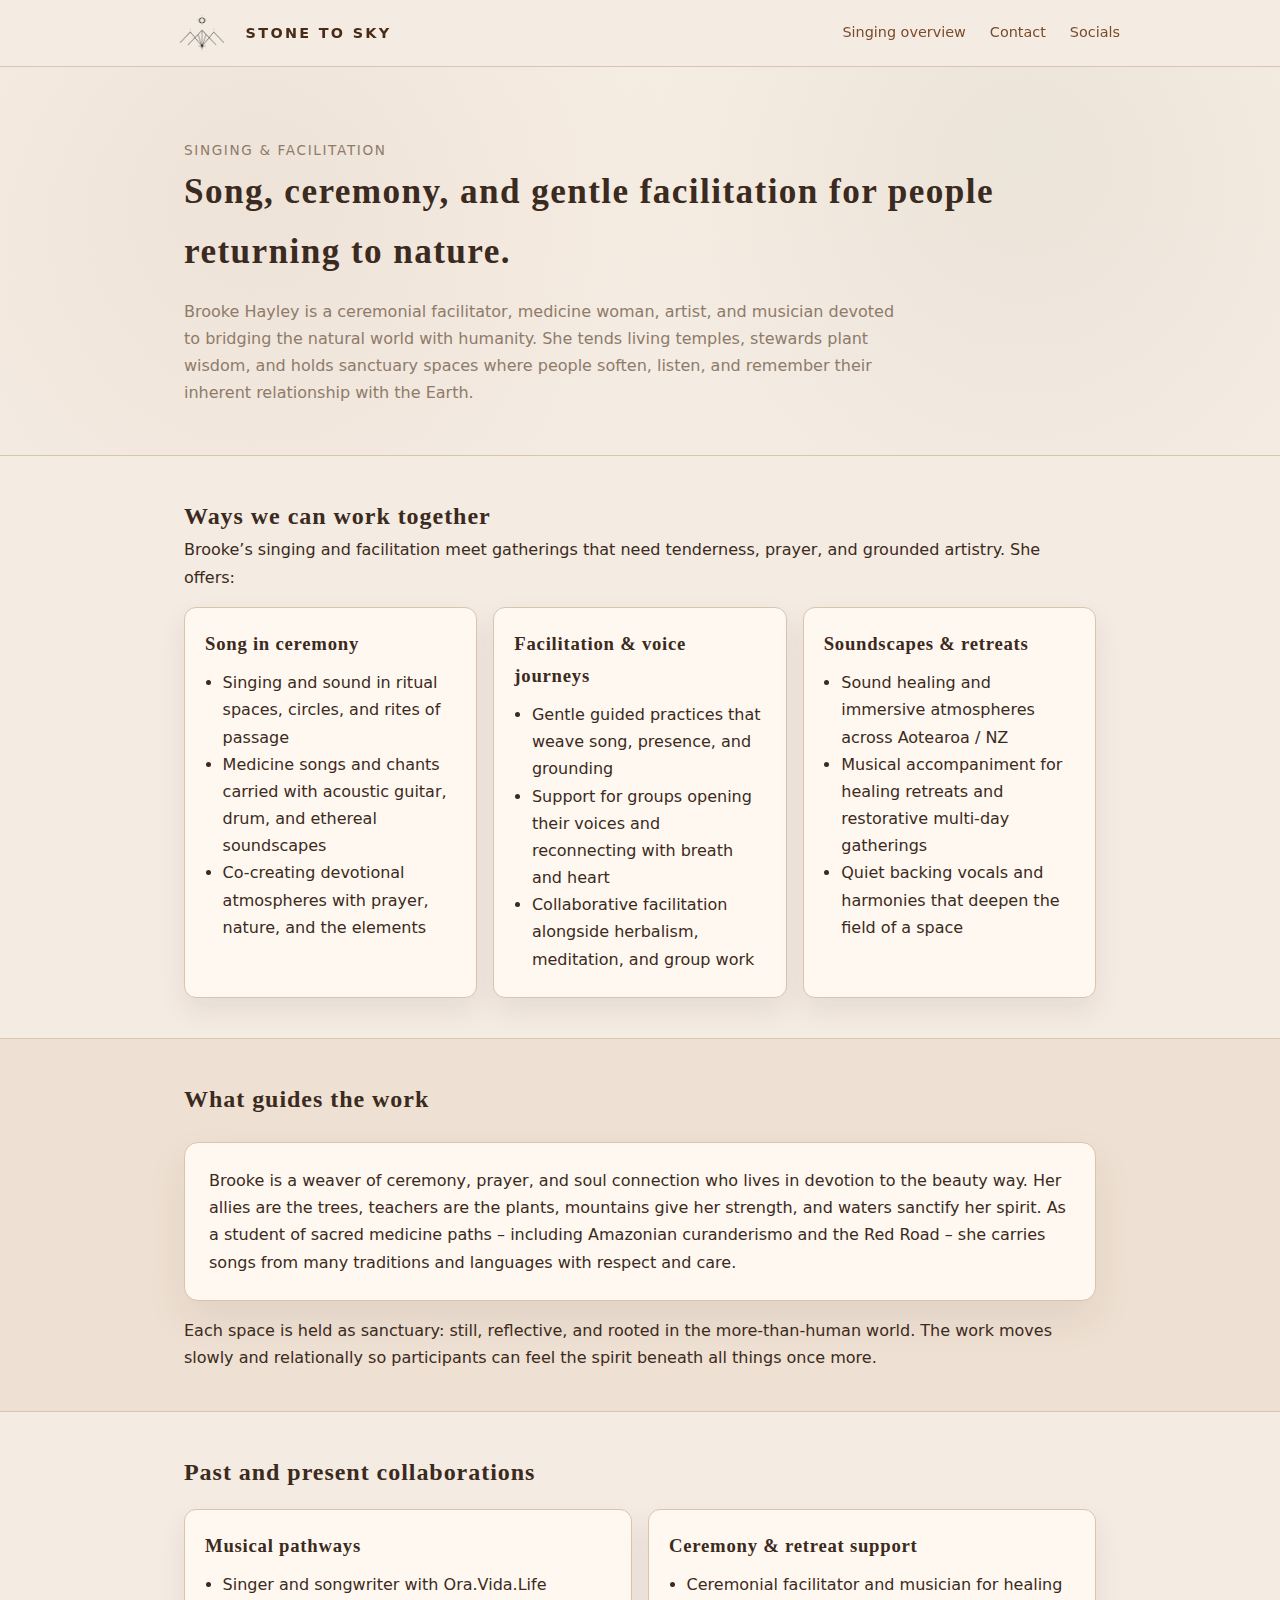
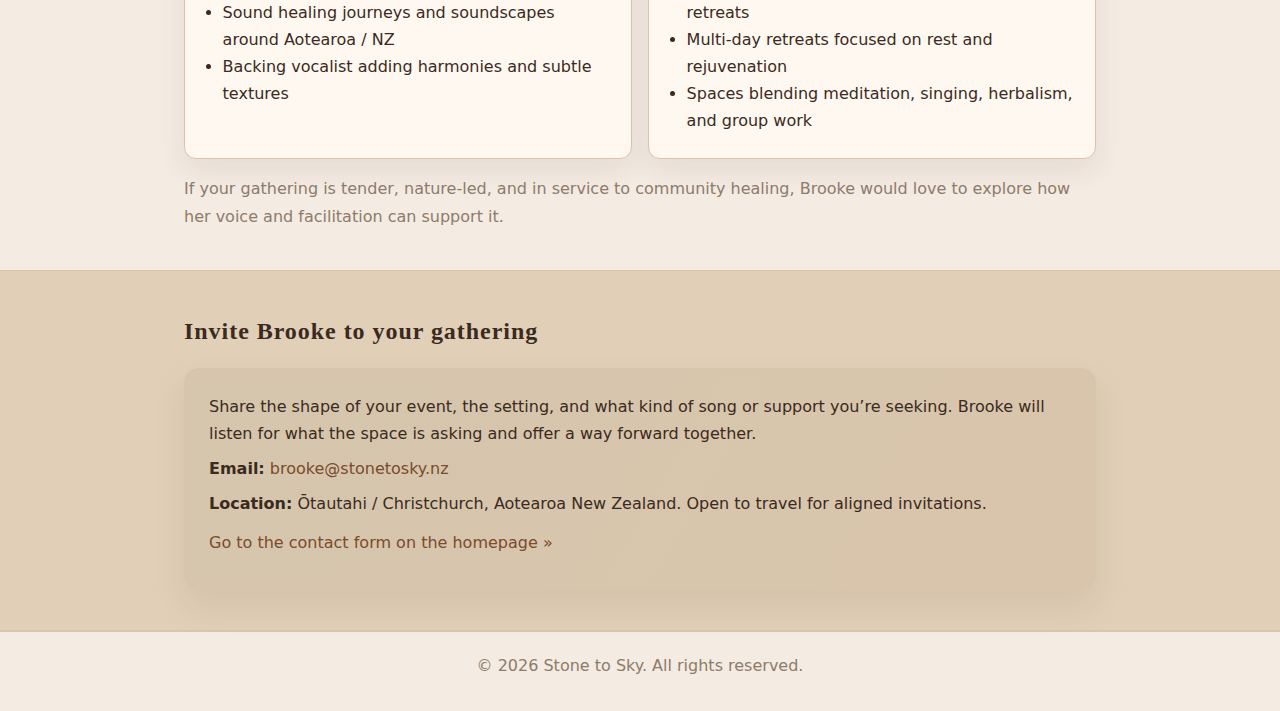
<file: singing.html>
<!DOCTYPE html>
<html lang="en-NZ">
<head>
  <meta charset="UTF-8" />
  <title>Stone to Sky – Singing &amp; Facilitation Offerings</title>
  <meta name="viewport" content="width=device-width, initial-scale=1" />
  <meta name="description" content="Explore Brooke Hayley's singing, ceremonial facilitation, and sound offerings – intimate gatherings, retreats, and nature-led spaces where voice and ritual meet." />
  <meta name="keywords" content="singing facilitation, ceremony singer, sound healing, Brooke Hayley, Stone to Sky, retreats, medicinal songs" />
  <meta name="author" content="Stone to Sky" />
  <meta name="robots" content="index,follow" />
  <link rel="icon" type="image/png" href="/assets/images/favicon-512.png" />
  <link rel="apple-touch-icon" href="/assets/images/favicon-512.png" />
  <link rel="canonical" href="https://stonetosky.nz/singing.html" />

  <!-- Open Graph -->
  <meta property="og:type" content="website" />
  <meta property="og:title" content="Stone to Sky – Singing &amp; Facilitation Offerings" />
  <meta property="og:description" content="Explore Brooke Hayley's singing, ceremonial facilitation, and sound offerings – intimate gatherings, retreats, and nature-led spaces where voice and ritual meet." />
  <meta property="og:url" content="https://stonetosky.nz/singing.html" />
  <meta property="og:site_name" content="Stone to Sky" />
  <meta property="og:image" content="https://stonetosky.nz/assets/images/og-image.jpg" />

  <!-- Twitter -->
  <meta name="twitter:card" content="summary_large_image" />
  <meta name="twitter:title" content="Stone to Sky – Singing &amp; Facilitation Offerings" />
  <meta name="twitter:description" content="Explore Brooke Hayley's singing, ceremonial facilitation, and sound offerings – intimate gatherings, retreats, and nature-led spaces where voice and ritual meet." />
  <meta name="twitter:image" content="https://stonetosky.nz/assets/images/og-image.jpg" />
  <script type="application/ld+json">
  {
    "@context": "https://schema.org",
    "@type": "Service",
    "name": "Singing & Facilitation Offerings",
    "url": "https://stonetosky.nz/singing.html",
    "description": "Singing facilitation, ceremonial song, and sound healing offerings led by Brooke Hayley for intimate gatherings, retreats, and nature-led spaces.",
    "provider": {
      "@type": "Person",
      "name": "Brooke Hayley",
      "url": "https://stonetosky.nz/",
      "knowsAbout": [
        "Ceremony singing",
        "Sound healing",
        "Retreat facilitation",
        "Nature-led rituals"
      ]
    },
    "areaServed": {
      "@type": "AdministrativeArea",
      "name": "Aotearoa New Zealand"
    },
    "sameAs": [
      "https://www.instagram.com/stone.to.sky",
      "https://www.facebook.com/stonetoskycreations/"
    ]
  }
  </script>
  <style>
    :root {
      --bg: #f4ebe2;
      --bg-alt: #eee0d2;
      --bg-deeper: #e1cfb7;
      --text: #3b2a20;
      --muted: #8e7b6a;
      --accent: #7b4b2a;
      --accent-dark: #4a2b16;
      --green: #4b5b3b;
      --border: #d9c4ad;
      --pill: #f1dfc7;
    }

    * {
      box-sizing: border-box;
      margin: 0;
      padding: 0;
    }

    body {
      font-family: system-ui, -apple-system, BlinkMacSystemFont, "Segoe UI", sans-serif;
      line-height: 1.7;
      color: var(--text);
      background: var(--bg);
    }

    h1, h2, h3 {
      font-family: "Georgia", "Times New Roman", serif;
      letter-spacing: 0.04em;
    }

    a {
      color: var(--accent);
      text-decoration: none;
    }

    a:hover {
      text-decoration: underline;
    }

    .container {
      max-width: 960px;
      margin: 0 auto;
      padding: 0 1.5rem;
    }

    header {
      position: sticky;
      top: 0;
      z-index: 20;
      background: rgba(244, 235, 226, 0.96);
      border-bottom: 1px solid var(--border);
      backdrop-filter: blur(8px);
    }

    .nav {
      display: flex;
      align-items: center;
      justify-content: space-between;
      padding: 0.75rem 0;
    }

    .logo {
      display: flex;
      align-items: center;
    }

    .logo-link {
      display: inline-flex;
      align-items: center;
      gap: 0.1rem;
      text-decoration: none;
    }

    .logo-image {
      height: 42px;
      width: auto;
      display: block;
    }

    .logo-text {
      font-weight: 600;
      letter-spacing: 0.16em;
      text-transform: uppercase;
      font-size: 0.9rem;
      color: var(--accent-dark);
      white-space: nowrap;
    }

    .nav-links {
      display: flex;
      align-items: center;
      gap: 1.5rem;
      font-size: 0.9rem;
    }

    .nav-links a {
      position: relative;
      padding-bottom: 0.15rem;
    }

    .nav-links a::after {
      content: "";
      position: absolute;
      left: 0;
      bottom: 0;
      width: 0;
      height: 1px;
      background: var(--accent);
      transition: width 0.2s ease;
    }

    .nav-links a:hover::after {
      width: 100%;
    }

    .menu-toggle {
      display: none;
      border: none;
      background: none;
      cursor: pointer;
      padding: 0.25rem;
    }

    .menu-toggle span {
      display: block;
      width: 22px;
      height: 2px;
      background: var(--accent-dark);
      margin: 4px 0;
    }

    .hero {
      background: radial-gradient(circle at 20% 30%, rgba(123, 75, 42, 0.06), transparent 40%),
                  radial-gradient(circle at 80% 20%, rgba(75, 91, 59, 0.06), transparent 38%),
                  linear-gradient(to bottom, #f6ede3, #f4ebe2);
      padding: 4.5rem 0 3rem;
      border-bottom: 1px solid var(--border);
    }

    .hero h1 {
      font-size: 2.2rem;
      margin-bottom: 1rem;
    }

    .hero p {
      max-width: 720px;
      color: var(--muted);
    }

    main section {
      padding: 2.5rem 0;
    }

    .highlight {
      background: #fff8f1;
      border: 1px solid var(--border);
      border-radius: 14px;
      padding: 1.5rem;
      box-shadow: 0 18px 40px rgba(59, 42, 32, 0.08);
      margin-top: 1.4rem;
    }

    .card-grid {
      display: grid;
      grid-template-columns: repeat(auto-fit, minmax(260px, 1fr));
      gap: 1rem;
      margin-top: 1rem;
    }

    .card {
      background: #fff8f1;
      border: 1px solid var(--border);
      border-radius: 12px;
      padding: 1.25rem;
      box-shadow: 0 12px 28px rgba(59, 42, 32, 0.08);
    }

    .card h3 {
      margin-bottom: 0.6rem;
    }

    .card ul {
      margin: 0.4rem 0 0.25rem;
      padding-left: 1.1rem;
    }

    .pill-row {
      display: flex;
      flex-wrap: wrap;
      gap: 0.5rem;
      margin-top: 0.6rem;
    }

    .pill {
      background: var(--pill);
      color: var(--accent-dark);
      padding: 0.35rem 0.75rem;
      border-radius: 999px;
      font-size: 0.9rem;
      border: 1px solid var(--border);
    }

    .cta-box {
      background: linear-gradient(120deg, rgba(75, 91, 59, 0.08), rgba(123, 75, 42, 0.08));
      border: 1px solid var(--border);
      border-radius: 14px;
      padding: 1.5rem;
      box-shadow: 0 16px 34px rgba(59, 42, 32, 0.08);
      margin-top: 1rem;
    }

    .cta-box p {
      margin-bottom: 0.5rem;
    }

    footer {
      border-top: 1px solid var(--border);
      padding: 1.25rem 0 2rem;
      text-align: center;
      color: var(--muted);
    }

    @media (max-width: 780px) {
      .nav {
        flex-wrap: wrap;
        gap: 0.6rem;
      }

      .nav-links {
        display: none;
        width: 100%;
        flex-direction: column;
        align-items: flex-start;
        gap: 0.8rem;
        padding: 0.5rem 0 0.75rem;
      }

      .nav-links.open {
        display: flex;
      }

      .menu-toggle {
        display: block;
      }
    }
  </style>
</head>
<body>
  <header>
    <div class="container nav">
      <div class="logo">
        <a href="index.html#top" class="logo-link">
          <img src="/assets/images/logo-stone-to-sky.png" alt="Stone to Sky logo" class="logo-image" />
          <span class="logo-text">STONE TO SKY</span>
        </a>
      </div>

      <button class="menu-toggle" aria-label="Toggle navigation">
        <span></span>
        <span></span>
        <span></span>
      </button>

      <nav class="nav-links" aria-label="Main navigation">
        <a href="index.html#singing">Singing overview</a>
        <a href="index.html#contact">Contact</a>
        <a href="index.html#social">Socials</a>
      </nav>
    </div>
  </header>

  <main>
    <section class="hero">
      <div class="container">
        <p class="hero-eyebrow" style="text-transform:uppercase; letter-spacing:0.12em; color:var(--muted); font-size:0.85rem;">Singing &amp; Facilitation</p>
        <h1>Song, ceremony, and gentle facilitation for people returning to nature.</h1>
        <p>Brooke Hayley is a ceremonial facilitator, medicine woman, artist, and musician devoted to bridging the natural world with humanity. She tends living temples, stewards plant wisdom, and holds sanctuary spaces where people soften, listen, and remember their inherent relationship with the Earth.</p>
      </div>
    </section>

    <section>
      <div class="container">
        <h2>Ways we can work together</h2>
        <p>Brooke’s singing and facilitation meet gatherings that need tenderness, prayer, and grounded artistry. She offers:</p>
        <div class="card-grid">
          <article class="card">
            <h3>Song in ceremony</h3>
            <ul>
              <li>Singing and sound in ritual spaces, circles, and rites of passage</li>
              <li>Medicine songs and chants carried with acoustic guitar, drum, and ethereal soundscapes</li>
              <li>Co-creating devotional atmospheres with prayer, nature, and the elements</li>
            </ul>
          </article>
          <article class="card">
            <h3>Facilitation &amp; voice journeys</h3>
            <ul>
              <li>Gentle guided practices that weave song, presence, and grounding</li>
              <li>Support for groups opening their voices and reconnecting with breath and heart</li>
              <li>Collaborative facilitation alongside herbalism, meditation, and group work</li>
            </ul>
          </article>
          <article class="card">
            <h3>Soundscapes &amp; retreats</h3>
            <ul>
              <li>Sound healing and immersive atmospheres across Aotearoa / NZ</li>
              <li>Musical accompaniment for healing retreats and restorative multi-day gatherings</li>
              <li>Quiet backing vocals and harmonies that deepen the field of a space</li>
            </ul>
          </article>
        </div>
      </div>
    </section>

    <section style="background: var(--bg-alt); border-block: 1px solid var(--border);">
      <div class="container">
        <h2>What guides the work</h2>
        <div class="highlight">
          <p>Brooke is a weaver of ceremony, prayer, and soul connection who lives in devotion to the beauty way. Her allies are the trees, teachers are the plants, mountains give her strength, and waters sanctify her spirit. As a student of sacred medicine paths – including Amazonian curanderismo and the Red Road – she carries songs from many traditions and languages with respect and care.</p>
        </div>
        <p style="margin-top:1rem;">Each space is held as sanctuary: still, reflective, and rooted in the more-than-human world. The work moves slowly and relationally so participants can feel the spirit beneath all things once more.</p>
      </div>
    </section>

    <section>
      <div class="container">
        <h2>Past and present collaborations</h2>
        <div class="card-grid">
          <article class="card">
            <h3>Musical pathways</h3>
            <ul>
              <li>Singer and songwriter with Ora.Vida.Life</li>
              <li>Sound healing journeys and soundscapes around Aotearoa / NZ</li>
              <li>Backing vocalist adding harmonies and subtle textures</li>
            </ul>
          </article>
          <article class="card">
            <h3>Ceremony &amp; retreat support</h3>
            <ul>
              <li>Ceremonial facilitator and musician for healing retreats</li>
              <li>Multi-day retreats focused on rest and rejuvenation</li>
              <li>Spaces blending meditation, singing, herbalism, and group work</li>
            </ul>
          </article>
        </div>
        <p style="margin-top:1rem; color: var(--muted);">If your gathering is tender, nature-led, and in service to community healing, Brooke would love to explore how her voice and facilitation can support it.</p>
      </div>
    </section>

    <section style="background: var(--bg-deeper); border-top: 1px solid var(--border); border-bottom: 1px solid var(--border);">
      <div class="container">
        <h2>Invite Brooke to your gathering</h2>
        <div class="cta-box">
          <p>Share the shape of your event, the setting, and what kind of song or support you’re seeking. Brooke will listen for what the space is asking and offer a way forward together.</p>
          <p style="margin-top:0.5rem;"><strong>Email:</strong> <a href="mailto:brooke@stonetosky.nz">brooke@stonetosky.nz</a></p>
          <p><strong>Location:</strong> Ōtautahi / Christchurch, Aotearoa New Zealand. Open to travel for aligned invitations.</p>
          <p style="margin-top:0.75rem;"><a href="index.html#contact">Go to the contact form on the homepage &raquo;</a></p>
        </div>
      </div>
    </section>
  </main>

  <footer>
    &copy; <span id="year"></span> Stone to Sky. All rights reserved.
  </footer>

  <script>
    const menuToggle = document.querySelector('.menu-toggle');
    const navLinks = document.querySelector('.nav-links');

    menuToggle.addEventListener('click', () => {
      navLinks.classList.toggle('open');
    });

    navLinks.addEventListener('click', (e) => {
      if (e.target.tagName.toLowerCase() === 'a') {
        navLinks.classList.remove('open');
      }
    });

    document.getElementById('year').textContent = new Date().getFullYear();
  </script>
</body>
</html>
</file>
<file: styles.css>
/* ---------- Colour palette ---------- */
    :root {
      --bg: #f4ebe2;          /* soft parchment */
      --bg-alt: #eee0d2;      /* slightly deeper beige */
      --bg-deeper: #e1cfb7;   /* warm sand */
      --text: #3b2a20;        /* deep brown */
      --muted: #8e7b6a;       /* soft taupe */
      --accent: #7b4b2a;      /* warm brown */
      --accent-dark: #4a2b16; /* dark cacao */
      --green: #4b5b3b;       /* moss green */
      --border: #d9c4ad;      /* light border */
      --pill: #f1dfc7;        /* chip background */
    }

    /* Basic reset */
    * {
      box-sizing: border-box;
      margin: 0;
      padding: 0;
    }

    body {
      font-family: system-ui, -apple-system, BlinkMacSystemFont, "Segoe UI", sans-serif;
      line-height: 1.7;
      color: var(--text);
      background: var(--bg);
    }

    h1, h2 {
      font-family: "Georgia", "Times New Roman", serif;
      letter-spacing: 0.04em;
    }

    a {
      color: var(--accent);
      text-decoration: none;
    }

    a:hover {
      text-decoration: underline;
    }

    /* ---------- Layout ---------- */
    .container {
      max-width: 960px;
      margin: 0 auto;
      padding: 0 1.5rem;
    }

    header {
      position: sticky;
      top: 0;
      z-index: 20;
      background: rgba(244, 235, 226, 0.96);
      border-bottom: 1px solid var(--border);
      backdrop-filter: blur(8px);
    }

    .nav {
      display: flex;
      align-items: center;
      justify-content: space-between;
      padding: 0.75rem 0;
    }

    .logo {
  display: flex;
  align-items: center;
}

.logo-link {
  display: inline-flex;
  align-items: center;
  gap: 0.1rem;
  text-decoration: none;
}

.logo-image {
  height: 42px; /* adjust to make the header logo bigger/smaller */
  width: auto;
  display: block;
}

.logo-text {
  font-weight: 600;
  letter-spacing: 0.16em;
  text-transform: uppercase;
  font-size: 0.9rem;
  color: var(--accent-dark);
  white-space: nowrap;
}


    .nav-links {
      display: flex;
      align-items: center;
      gap: 1.5rem;
      font-size: 0.9rem;
    }

    .nav-links a {
      position: relative;
      padding-bottom: 0.15rem;
    }

    .nav-links a::after {
      content: "";
      position: absolute;
      left: 0;
      bottom: 0;
      width: 0;
      height: 1px;
      background: var(--accent);
      transition: width 0.2s ease;
    }

    .nav-links a:hover::after {
      width: 100%;
    }

    /* Hamburger (mobile) */
    .menu-toggle {
      display: none;
      border: none;
      background: none;
      cursor: pointer;
      padding: 0.25rem;
    }

    .menu-toggle span {
      display: block;
      width: 22px;
      height: 2px;
      background: var(--accent-dark);
      margin: 4px 0;
      transition: transform 0.2s ease, opacity 0.2s ease;
    }

    /* ---------- Hero ---------- */
    .hero {
      padding: 4rem 1.5rem 3.5rem;
      background: radial-gradient(circle at top, var(--bg-deeper) 0, var(--bg) 52%);
    }

    .hero-inner {
      max-width: 720px;
      margin: 0 auto;
    }

    .hero-eyebrow {
      text-transform: uppercase;
      letter-spacing: 0.18em;
      font-size: 0.7rem;
      color: var(--muted);
      margin-bottom: 0.6rem;
    }

    .hero h1 {
      font-size: 2.25rem;
      margin-bottom: 1rem;
      color: var(--accent-dark);
    }

    .hero p {
      margin-bottom: 0.85rem;
      font-size: 1.02rem;
    }

    .hero .btn {
      display: inline-block;
      margin-top: 1.2rem;
      padding: 0.75rem 1.6rem;
      border-radius: 999px;
      background: var(--accent-dark);
      color: var(--bg);
      font-size: 0.95rem;
      border: 1px solid var(--accent-dark);
    }

    .hero .btn:hover {
      background: transparent;
      color: var(--accent-dark);
      text-decoration: none;
    }

    /* ---------- Sections ---------- */
    section {
      padding: 3.25rem 1.5rem;
      border-top: 1px solid var(--border);
    }

    section:nth-of-type(odd):not(.hero) {
      background: var(--bg-alt);
    }

    section:nth-of-type(even) {
      background: var(--bg);
    }

    section h2 {
      font-size: 1.6rem;
      margin-bottom: 1rem;
      color: var(--accent-dark);
    }

    section p {
      margin-bottom: 0.75rem;
      font-size: 0.98rem;
    }

    .two-col {
      display: grid;
      grid-template-columns: 2fr 1.3fr;
      gap: 2.25rem;
    }

    ul {
      margin-left: 1.2rem;
      margin-bottom: 0.75rem;
    }

    li {
      margin-bottom: 0.35rem;
    }

    /* Pills for “ideal for” lists etc. */
    .pill-row {
      display: flex;
      flex-wrap: wrap;
      gap: 0.4rem;
      margin: 0.75rem 0 0.3rem;
    }

    .pill {
      background: var(--pill);
      color: var(--text);
      border-radius: 999px;
      padding: 0.25rem 0.9rem;
      font-size: 0.78rem;
      letter-spacing: 0.03em;
      text-transform: uppercase;
    }

    /* Detail pages */
    .detail-hero {
      padding: 4.25rem 0 3.25rem;
      background: radial-gradient(circle at 12% 18%, rgba(75, 91, 59, 0.08), transparent 38%),
                  radial-gradient(circle at 80% 0%, rgba(123, 75, 42, 0.08), transparent 35%),
                  var(--bg);
      border-bottom: 1px solid var(--border);
      text-align: center;
    }

    .detail-hero h1 {
      font-size: clamp(2rem, 4vw, 2.8rem);
      margin-bottom: 0.5rem;
      color: var(--accent-dark);
    }

    .detail-hero p {
      max-width: 720px;
      margin: 0.5rem auto 1.25rem;
    }

    .breadcrumb {
      font-size: 0.9rem;
      color: var(--muted);
      margin-bottom: 0.75rem;
    }

    .info-grid {
      display: grid;
      grid-template-columns: repeat(auto-fit, minmax(250px, 1fr));
      gap: 1.25rem;
      margin-top: 1.25rem;
    }

    .card {
      background: #fff7ed;
      border: 1px solid var(--border);
      border-radius: 16px;
      padding: 1.25rem 1.1rem;
      box-shadow: 0 12px 36px rgba(75, 43, 16, 0.08);
    }

    .card h3 {
      margin-bottom: 0.35rem;
      color: var(--accent-dark);
    }

    .card .price {
      font-weight: 700;
      color: var(--green);
      margin-bottom: 0.4rem;
    }

    .card small {
      color: var(--muted);
    }

    .stacked-list {
      display: grid;
      gap: 0.4rem;
      margin: 0.75rem 0 0.25rem;
      padding-left: 1rem;
    }

    .band {
      background: var(--bg-alt);
      border: 1px solid var(--border);
      border-radius: 16px;
      padding: 1.25rem;
      margin: 1.4rem 0;
    }

    .highlight {
      background: var(--pill);
      border: 1px solid var(--border);
      color: var(--accent-dark);
      padding: 0.5rem 0.9rem;
      border-radius: 12px;
      display: inline-flex;
      gap: 0.4rem;
      align-items: center;
      font-weight: 600;
      margin-bottom: 0.8rem;
    }

    .cta-row {
      display: flex;
      flex-wrap: wrap;
      gap: 0.65rem;
      align-items: center;
      margin-top: 0.6rem;
    }

    .section-lede {
      max-width: 760px;
      color: var(--muted);
      margin-bottom: 1rem;
    }

    .note {
      font-size: 0.95rem;
      color: var(--muted);
    }

    /* Social section */
    .social {
      text-align: center;
    }

    .social p {
      max-width: 520px;
      margin: 0 auto 1.25rem;
    }

    .btn-outline {
      display: inline-block;
      padding: 0.65rem 1.4rem;
      border-radius: 999px;
      border: 1px solid var(--accent-dark);
      color: var(--accent-dark);
      font-size: 0.95rem;
    }

    .btn-outline:hover {
      background: var(--accent-dark);
      color: var(--bg);
      text-decoration: none;
    }

    footer {
      text-align: center;
      padding: 2rem 1.5rem 3rem;
      font-size: 0.85rem;
      color: var(--muted);
      background: var(--bg-deeper);
      border-top: 1px solid var(--border);
    }

    footer a {
      color: var(--green);
    }

    /* ---------- Responsive ---------- */
    @media (max-width: 768px) {
      .nav {
        padding: 0.55rem 0;
      }

      .menu-toggle {
        display: block;
      }

      .nav-links {
        position: absolute;
        left: 0;
        right: 0;
        top: 100%;
        background: rgba(244, 235, 226, 0.98);
        border-bottom: 1px solid var(--border);
        flex-direction: column;
        padding: 0.75rem 1.5rem 1rem;
        gap: 0.75rem;
        display: none;
      }

      .nav-links.open {
        display: flex;
      }

      .hero {
        padding-top: 3.25rem;
      }

      .hero h1 {
        font-size: 1.9rem;
      }

      .two-col {
        grid-template-columns: 1fr;
      }

      .cta-row {
        flex-direction: column;
        align-items: flex-start;
      }
    }
</file>
